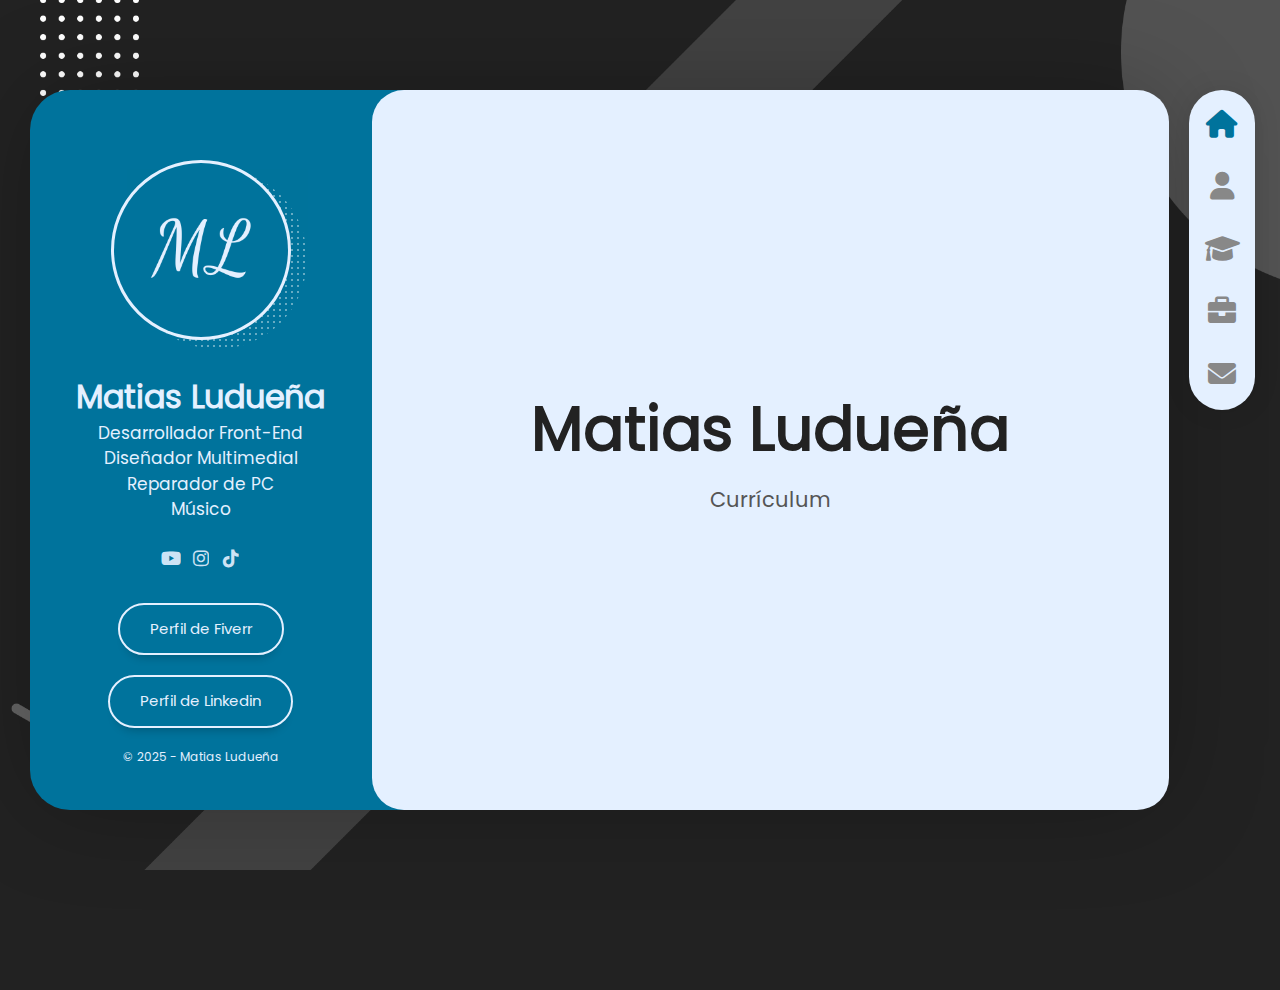
<file: index.html>
<!DOCTYPE html>
<html lang="es">
<head>
    <meta charset="UTF-8">
    <meta name="viewport" content="width=device-width, initial-scale=1, maximum-scale=1">
    <link rel="icon" type="image/x-icon" href="assets/img/favicon2.ico">
    
    <!--Estilos-->
    <link rel="stylesheet" href="assets/fonts/fontawesome-free-6.1.2-web/css/all.min.css">
    <link rel="stylesheet" href="assets/fonts/poppins/poppins.css">
    <link rel="stylesheet" href="assets/css/reset.css">
    <link rel="stylesheet" href="assets/css/scroll.css">
    <link rel="stylesheet" href="assets/css/styles.css">
    <link rel="stylesheet" href="assets/css/responsive.css">

    <script src="assets/js/menu.js" defer></script>
    
    <title>Portafolio - Matias Ludueña</title>
</head>
<body>

    <!--Layout Principal-->
    <div class="layout">
        

        <!--Barra Lateral (info usuario)-->
        <aside class="layout__aside">
            <section class="aside__user-info">
                <!--Información general usuario-->
                <div class="user-info__general">
                    <div class="user-info__container-image">
                        <img src="assets/img/foto-de-perifl2.png" class="user-info__image" alt="Foto de perfil del usuario" />
                    </div>
                    <h2 class="user-info__name">Matias Ludueña</h2>
                    <h4 class="user-info__job">Desarrollador Front-End<br>Diseñador Multimedial<br>Reparador de PC<br>Músico</h4>
                </div>

                <!--Menú de navegación-->
                <nav class="layout__menu">
                    <ul class="menu__list">

                        <li class="menu__option">
                            <a href="index.html" class="menu__link menu__link--active">
                                <i class="menu__icon fa-solid fa-house"></i>
                                <span class="menu__overlay">Inicio</span>
                            </a>
                        </li>

                        <li class="menu__option">
                            <a href="sobre-mi.html" class="menu__link">
                                <i class="menu__icon fa-solid fa-user"></i>
                                <span class="menu__overlay">Sobre Mi</span>
                            </a>
                        </li>

                        <li class="menu__option">
                            <a href="curriculum.html" class="menu__link">
                                <i class="menu__icon fa-solid fa-graduation-cap"></i>
                                <span class="menu__overlay">Curriculum</span>
                            </a>
                        </li>

                        <li class="menu__option">
                            <a href="portafolio.html" class="menu__link">
                                <i class="menu__icon fa-solid fa-briefcase"></i>
                                <span class="menu__overlay">Portafolio</span>
                            </a>
                        </li>

                       <!--
                        <li class="menu__option">
                            <a href="blog.html" class="menu__link">
                                <i class="menu__icon fa-solid fa-book"></i>
                                <span class="menu__overlay">Blog</span>
                            </a>
                        </li>
                        -->

                        <li class="menu__option">
                            <a href="contacto.html" class="menu__link">
                                <i class="menu__icon fa-solid fa-envelope"></i>
                                <span class="menu__overlay">Contacto</span>
                            </a>
                        </li>

                    </ul>
                </nav>

                <!--Links a redes cociales-->
                <div class="user-info__links">
                    <ul class="links__social">

                        <li class="social__option">
                            <a href="https://www.youtube.com/channel/UCvopqOcZh4qV0FJ5G7Kv0vw" target="_blank" class="social__link">
                                <i class="social__icon fa-brands fa-youtube"></i>
                            </a>
                        </li>

                        <li class="social__option">
                            <a href="https://www.instagram.com/matuteldn" target="_blank" class="social__link">
                                <i class="social__icon fa-brands fa-instagram"></i>
                            </a>
                        </li>

                        <li class="social__option">
                            <a href="https://www.tiktok.com/@matutedrumcover" target="_blank" class="social__link">
                                <i class="social__icon fa-brands fa-tiktok"></i></i>
                            </a>
                        </li>

                    </ul>
                </div>

                <!--Botón de curriculum-->
                <div class="user-info__buttons">
                    <a href="https://es.fiverr.com/matuteldn" target="_blank" class="user-info__btn">Perfil de Fiverr</a>
                </div>

                <div class="user-info__buttons">
                    <a href="https://www.linkedin.com/in/matias-ludue%C3%B1a-679bb4212/" target="_blank" class="user-info__btn">Perfil de Linkedin</a>
                </div>

                <!--Pie de página-->
                <footer class="user-info__footer">
                    &copy; 2025 - Matias Ludueña
                </footer>

            </section>
        </aside>

        <!--Menú Responsive-->
        <div class="layout__menu-toggle">
            <i class="menu-toggle__icon fa-solid fa-bars"></i>
            <i class="menu-toggle__icon fa-solid fa-xmark"></i>
        </div>


        <!--Contenido Principal-->
        <main class="layout__content">
            <section class="content__page">
                <h1 class="page__name">Matias Ludueña</h1>
                <h2 class="page__job">Currículum</h2>
            </section>
        </main>

    </div>


</body>
</html>
</file>
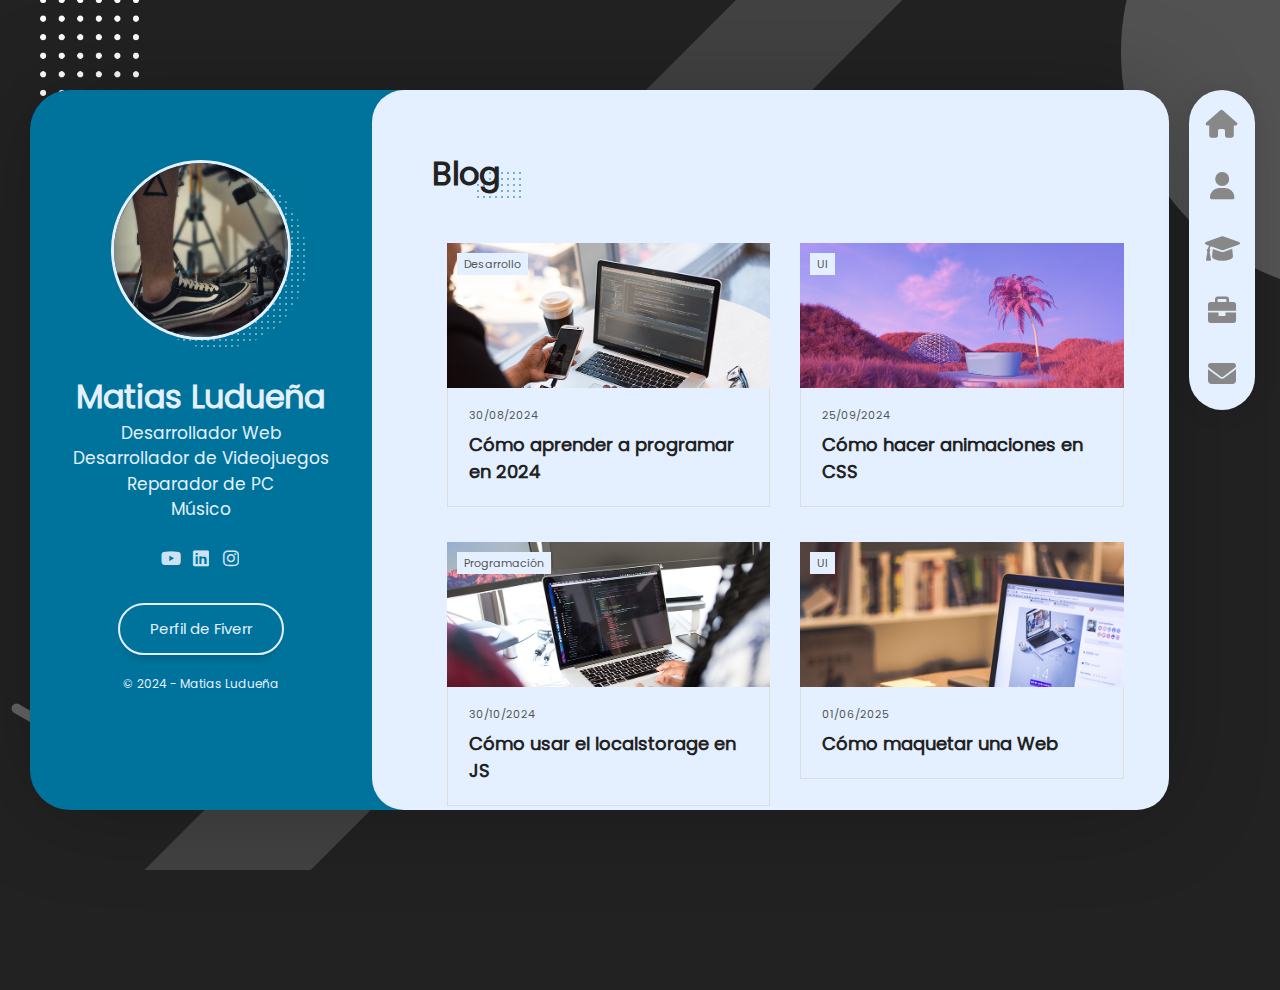
<file: blog.html>
<!DOCTYPE html>
<html lang="es">
<head>
    <meta charset="UTF-8">
    <meta name="viewport" content="width=device-width, initial-scale=1, maximum-scale=1">
        
    <!--Estilos-->
    <link rel="stylesheet" href="assets/fonts/fontawesome-free-6.1.2-web/css/all.min.css">
    <link rel="stylesheet" href="assets/fonts/poppins/poppins.css">
    <link rel="stylesheet" href="assets/css/reset.css">
    <link rel="stylesheet" href="assets/css/scroll.css">
    <link rel="stylesheet" href="assets/css/styles.css">
    <link rel="stylesheet" href="assets/css/responsive.css">

    <script src="assets/js/menu.js" defer></script>
    
    <title>Portafolio - Matias Ludueña</title>
</head>
<body>

    <!--Layout Principal-->
    <div class="layout">

        <!--Barra Lateral (info usuario)-->
        <aside class="layout__aside">
            <section class="aside__user-info">
                <!--Información general usuario-->
                <div class="user-info__general">
                    <div class="user-info__container-image">
                        <img src="assets/img/pie.jpg" class="user-info__image" alt="Foto de perfil del usuario" />
                    </div>
                    <h2 class="user-info__name">Matias Ludueña</h2>
                    <h4 class="user-info__job">Desarrollador Web<br>Desarrollador de Videojuegos<br>Reparador de PC<br>Músico</h4>
                </div>

                <!--Menú de navegación-->
                <nav class="layout__menu">
                    <ul class="menu__list">

                        <li class="menu__option">
                            <a href="index.html" class="menu__link">
                                <i class="menu__icon fa-solid fa-house"></i>
                                <span class="menu__overlay">Home</span>
                            </a>
                        </li>

                        <li class="menu__option">
                            <a href="sobre-mi.html" class="menu__link">
                                <i class="menu__icon fa-solid fa-user"></i>
                                <span class="menu__overlay">Sobre Mi</span>
                            </a>
                        </li>

                        <li class="menu__option">
                            <a href="curriculum.html" class="menu__link">
                                <i class="menu__icon fa-solid fa-graduation-cap"></i>
                                <span class="menu__overlay">Curriculum</span>
                            </a>
                        </li>

                        <li class="menu__option">
                            <a href="portafolio.html" class="menu__link">
                                <i class="menu__icon fa-solid fa-briefcase"></i>
                                <span class="menu__overlay">Portafolio</span>
                            </a>
                        </li>

                        <!--
                        <li class="menu__option">
                            <a href="blog.html" class="menu__link">
                                <i class="menu__icon fa-solid fa-book"></i>
                                <span class="menu__overlay">Blog</span>
                            </a>
                        </li>
                        -->

                        <li class="menu__option">
                            <a href="contacto.html" class="menu__link">
                                <i class="menu__icon fa-solid fa-envelope"></i>
                                <span class="menu__overlay">Contacto</span>
                            </a>
                        </li>

                    </ul>
                </nav>

                <!--Links a redes cociales-->
                <div class="user-info__links">
                    <ul class="links__social">

                        <li class="social__option">
                            <a href="https://www.youtube.com/channel/UCvopqOcZh4qV0FJ5G7Kv0vw" target="_blank" class="social__link">
                                <i class="social__icon fa-brands fa-youtube"></i>
                            </a>
                        </li>

                        <li class="social__option">
                            <a href="https://www.linkedin.com/in/matias-ludue%C3%B1a-679bb4212/" target="_blank" class="social__link">
                                <i class="social__icon fa-brands fa-linkedin"></i>
                            </a>
                        </li>

                        <li class="social__option">
                            <a href="https://www.instagram.com/matuteldn" target="_blank" class="social__link">
                                <i class="social__icon fa-brands fa-instagram"></i>
                            </a>
                        </li>

                    </ul>
                </div>

                <!--Botón de curriculum-->
                <div class="user-info__buttons">
                    <a href="https://es.fiverr.com/matuteldn" target="_blank" class="user-info__btn">Perfil de Fiverr</a>
                </div>

                <!--Pie de página-->
                <footer class="user-info__footer">
                    &copy; 2024 - Matias Ludueña
                </footer>

            </section>
        </aside>

        <!--Menú Responsive-->
        <div class="layout__menu-toggle">
            <i class="menu-toggle__icon fa-solid fa-bars"></i>
            <i class="menu-toggle__icon fa-solid fa-xmark"></i>
        </div>

        <!--Contenido Principal-->
        <main class="layout__content">
            <section class="content__page content__blog">
                <!--ESTE CONTENIDO CAMBIA EN CADA PAGINA DEL SITIO WEB-->
                <header class="blog__header">
                    <h1 class="blog__title">Blog</h1>
                </header>

                <section class="blog__articles">
                    <article class="articles__article">
                        <div class="article__top">
                            <div class="article__category">Desarrollo</div>
                            <a href="#" class="article__image-link">
                                <div class="article__mask">
                                    <img src="assets/img/articulo-1.jpg" class="article__image" alt="Imágen del blog"/>
                                </div>
                                <div class="article__logo">
                                    <i class="article__icon fa-solid fa-book"></i>
                                </div>
                            </a>
                        </div>
                        <div class="article__bottom">
                            <time datetime="2024-08-30" class="article__date">30/08/2024</time>
                            <a href="#" class="article__link">
                                <h2 class="article__title">Cómo aprender a programar en 2024</h2>
                            </a>
                        </div>
                    </article>
                    <article class="articles__article">
                        <div class="article__top">
                            <div class="article__category">UI</div>
                            <a href="#" class="article__image-link">
                                <div class="article__mask">
                                    <img src="assets/img/articulo-2.jpg" class="article__image" alt="Imágen del blog"/>
                                </div>
                                <div class="article__logo">
                                    <i class="article__icon fa-solid fa-book"></i>
                                </div>
                            </a>
                        </div>
                        <div class="article__bottom">
                            <time datetime="2024-09-25" class="article__date">25/09/2024</time>
                            <a href="#" class="article__link">
                                <h2 class="article__title">Cómo hacer animaciones en CSS</h2>
                            </a>
                        </div>
                    </article>
                    <article class="articles__article">
                        <div class="article__top">
                            <div class="article__category">Programación</div>
                            <a href="#" class="article__image-link">
                                <div class="article__mask">
                                    <img src="assets/img/articulo-3.jpg" class="article__image" alt="Imágen del blog"/>
                                </div>
                                <div class="article__logo">
                                    <i class="article__icon fa-solid fa-book"></i>
                                </div>
                            </a>
                        </div>
                        <div class="article__bottom">
                            <time datetime="2024-10-30" class="article__date">30/10/2024</time>
                            <a href="#" class="article__link">
                                <h2 class="article__title">Cómo usar el localstorage en JS</h2>
                            </a>
                        </div>
                    </article>
                    <article class="articles__article">
                        <div class="article__top">
                            <div class="article__category">UI</div>
                            <a href="#" class="article__image-link">
                                <div class="article__mask">
                                    <img src="assets/img/articulo-4.jpg" class="article__image" alt="Imágen del blog"/>
                                </div>
                                <div class="article__logo">
                                    <i class="article__icon fa-solid fa-book"></i>
                                </div>
                            </a>
                        </div>
                        <div class="article__bottom">
                            <time datetime="2025-06-01" class="article__date">01/06/2025</time>
                            <a href="#" class="article__link">
                                <h2 class="article__title">Cómo maquetar una Web</h2>
                            </a>
                        </div>
                    </article>
                    
                </section>
                
            </section>
        </main>

    </div>


</body>
</html>
</file>
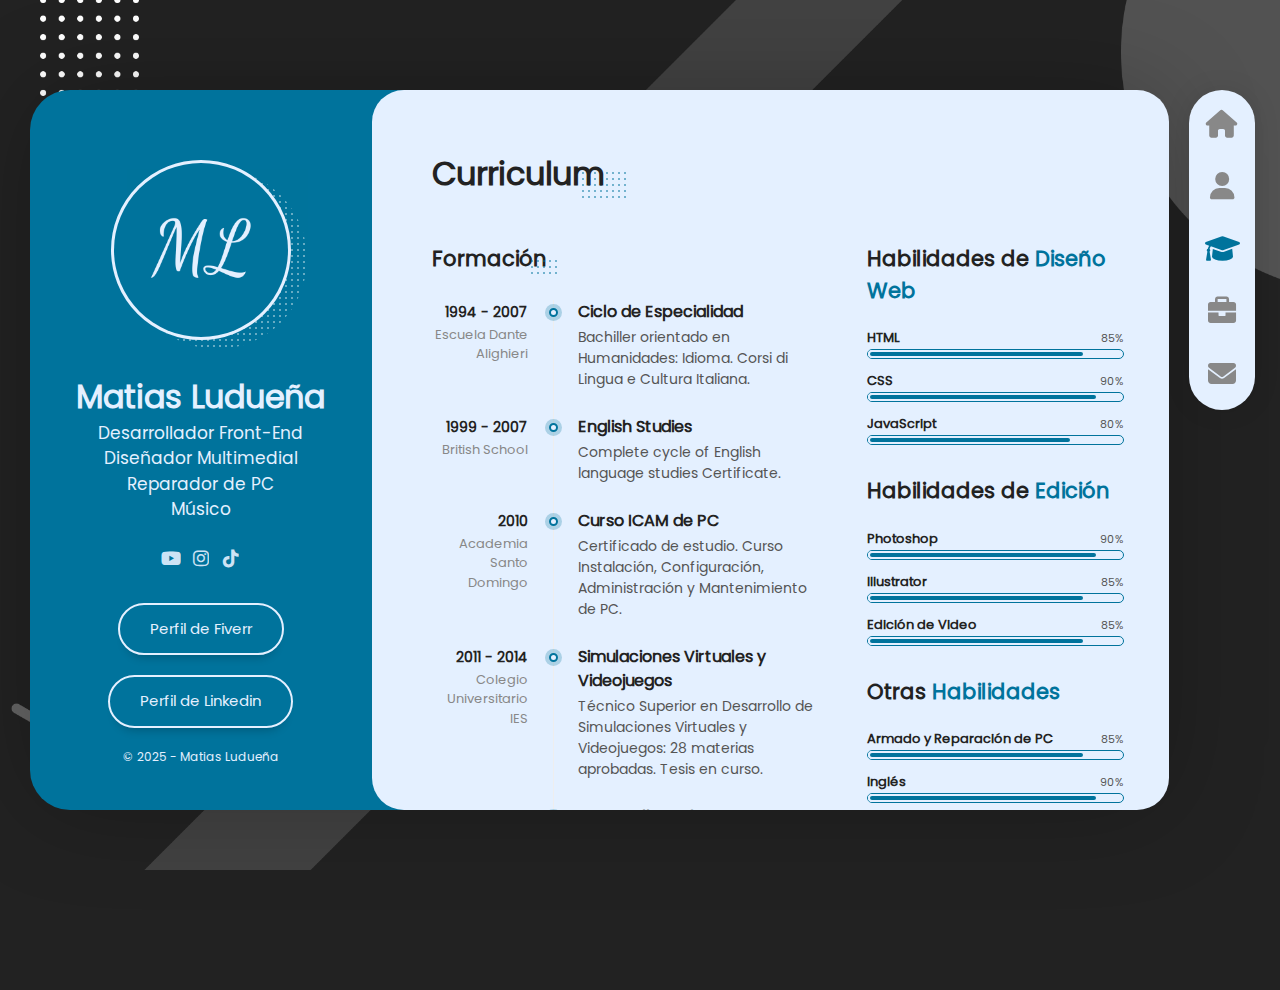
<file: curriculum.html>
<!DOCTYPE html>
<html lang="es">
<head>
    <meta charset="UTF-8">
    <meta name="viewport" content="width=device-width, initial-scale=1, maximum-scale=1">
    <link rel="icon" type="image/x-icon" href="assets/img/favicon2.ico">
        
    <!--Estilos-->
    <link rel="stylesheet" href="assets/fonts/fontawesome-free-6.1.2-web/css/all.min.css">
    <link rel="stylesheet" href="assets/fonts/poppins/poppins.css">
    <link rel="stylesheet" href="assets/css/reset.css">
    <link rel="stylesheet" href="assets/css/scroll.css">
    <link rel="stylesheet" href="assets/css/styles.css">
    <link rel="stylesheet" href="assets/css/responsive.css">

    <script src="assets/js/menu.js" defer></script>
    
    <title>Portafolio - Matias Ludueña</title>
</head>
<body>

    <!--Layout Principal-->
    <div class="layout">

        <!--Barra Lateral (info usuario)-->
        <aside class="layout__aside">
            <section class="aside__user-info">
                <!--Información general usuario-->
                <div class="user-info__general">
                    <div class="user-info__container-image">
                        <img src="assets/img/foto-de-perifl2.png" class="user-info__image" alt="Foto de perfil del usuario" />
                    </div>
                    <h2 class="user-info__name">Matias Ludueña</h2>
                    <h4 class="user-info__job">Desarrollador Front-End<br>Diseñador Multimedial<br>Reparador de PC<br>Músico</h4>
                </div>

                <!--Menú de navegación-->
                <nav class="layout__menu">
                    <ul class="menu__list">

                        <li class="menu__option">
                            <a href="index.html" class="menu__link">
                                <i class="menu__icon fa-solid fa-house"></i>
                                <span class="menu__overlay">Inicio</span>
                            </a>
                        </li>

                        <li class="menu__option">
                            <a href="sobre-mi.html" class="menu__link">
                                <i class="menu__icon fa-solid fa-user"></i>
                                <span class="menu__overlay">Sobre Mi</span>
                            </a>
                        </li>

                        <li class="menu__option">
                            <a href="curriculum.html" class="menu__link menu__link--active">
                                <i class="menu__icon fa-solid fa-graduation-cap"></i>
                                <span class="menu__overlay">Curriculum</span>
                            </a>
                        </li>

                        <li class="menu__option">
                            <a href="portafolio.html" class="menu__link">
                                <i class="menu__icon fa-solid fa-briefcase"></i>
                                <span class="menu__overlay">Portafolio</span>
                            </a>
                        </li>

                        <!--
                        <li class="menu__option">
                            <a href="blog.html" class="menu__link">
                                <i class="menu__icon fa-solid fa-book"></i>
                                <span class="menu__overlay">Blog</span>
                            </a>
                        </li>
                        -->

                        <li class="menu__option">
                            <a href="contacto.html" class="menu__link">
                                <i class="menu__icon fa-solid fa-envelope"></i>
                                <span class="menu__overlay">Contacto</span>
                            </a>
                        </li>

                    </ul>
                </nav>

                <!--Links a redes cociales-->
                <div class="user-info__links">
                    <ul class="links__social">

                        <li class="social__option">
                            <a href="https://www.youtube.com/channel/UCvopqOcZh4qV0FJ5G7Kv0vw" target="_blank" class="social__link">
                                <i class="social__icon fa-brands fa-youtube"></i>
                            </a>
                        </li>

                        <li class="social__option">
                            <a href="https://www.instagram.com/matuteldn" target="_blank" class="social__link">
                                <i class="social__icon fa-brands fa-instagram"></i>
                            </a>
                        </li>

                        <li class="social__option">
                            <a href="https://www.tiktok.com/@matutedrumcover" target="_blank" class="social__link">
                                <i class="social__icon fa-brands fa-tiktok"></i></i>
                            </a>
                        </li>

                    </ul>
                </div>

                <!--Botón de curriculum-->
                <div class="user-info__buttons">
                    <a href="https://es.fiverr.com/matuteldn" target="_blank" class="user-info__btn">Perfil de Fiverr</a>
                </div>

                <div class="user-info__buttons">
                    <a href="https://www.linkedin.com/in/matias-ludue%C3%B1a-679bb4212/" target="_blank" class="user-info__btn">Perfil de Linkedin</a>
                </div>

                <!--Pie de página-->
                <footer class="user-info__footer">
                    &copy; 2025 - Matias Ludueña
                </footer>

            </section>
        </aside>

        <!--Menú Responsive-->
        <div class="layout__menu-toggle">
            <i class="menu-toggle__icon fa-solid fa-bars"></i>
            <i class="menu-toggle__icon fa-solid fa-xmark"></i>
        </div>

        <!--Contenido Principal-->
        <main class="layout__content">
            <section class="content__page content__resume">
                <!--ESTE CONTENIDO CAMBIA EN CADA PAGINA DEL SITIO WEB-->
                <header class="resume__header">
                    <h1 class="resume__title">Curriculum</h1>
                </header>

                <div class="resume__container">
                    
                    <section class="resume__left">
                        <header class="resume__subheader">
                            <h2 class="resume__subtitle">Formación</h2>
                        </header>

                        <div class="resume__timelines">
                            <article class="timelines__timeline">
                                <header class="timeline__header">
                                    <h4 class="timeline__year">1994 - 2007</h4>
                                    <span class="timeline__company">Escuela Dante Alighieri</span>
                                </header>

                                <div class="timeline__divider"></div>

                                <div class="timeline__description">
                                    <h3 class="timeline__title">Ciclo de Especialidad</h3>
                                    <p class="timeline__text">
                                        Bachiller orientado en Humanidades: Idioma. Corsi di Lingua e Cultura Italiana.
                                    </p>
                                </div>
                            </article>

                            <article class="timelines__timeline">
                                <header class="timeline__header">
                                    <h4 class="timeline__year">1999 - 2007</h4>
                                    <span class="timeline__company">British School</span>
                                </header>

                                <div class="timeline__divider"></div>

                                <div class="timeline__description">
                                    <h3 class="timeline__title">English Studies</h3>
                                    <p class="timeline__text">
                                        Complete cycle of English language studies Certificate.
                                    </p>
                                </div>
                            </article>

                            <article class="timelines__timeline">
                                <header class="timeline__header">
                                    <h4 class="timeline__year">2010</h4>
                                    <span class="timeline__company">Academia Santo Domingo</span>
                                </header>

                                <div class="timeline__divider"></div>

                                <div class="timeline__description">
                                    <h3 class="timeline__title">Curso ICAM de PC</h3>
                                    <p class="timeline__text">
                                        Certificado de estudio. Curso Instalación, Configuración, Administración y Mantenimiento de PC.
                                    </p>
                                </div>
                            </article>

                            <article class="timelines__timeline">
                                <header class="timeline__header">
                                    <h4 class="timeline__year">2011 - 2014</h4>
                                    <span class="timeline__company">Colegio Universitario IES</span>
                                </header>

                                <div class="timeline__divider"></div>

                                <div class="timeline__description">
                                    <h3 class="timeline__title">Simulaciones Virtuales y Videojuegos</h3>
                                    <p class="timeline__text">
                                        Técnico Superior en Desarrollo de Simulaciones Virtuales y Videojuegos: 28 materias aprobadas. Tesis en curso.
                                    </p>
                                </div>
                            </article>

                            <article class="timelines__timeline">
                                <header class="timeline__header">
                                    <h4 class="timeline__year">2021</h4>
                                    <span class="timeline__company">Udemy</span>
                                </header>

                                <div class="timeline__divider"></div>

                                <div class="timeline__description">
                                    <h3 class="timeline__title">Desarrollo Web</h3>
                                    <p class="timeline__text">
                                        Master en CSS: Aprender CSS3, Responsive, SASS, Less, Grid, Flexbox y Bootstrap.<br> Master en JavaScript: Aprender JS, jQuery, Angular, NodeJS.<br> Curso de GIT.<br> Curso de SEO.
                                    </p>
                                </div>
                            </article>

                            <article class="timelines__timeline">
                                <header class="timeline__header">
                                    <h4 class="timeline__year">2024</h4>
                                    <span class="timeline__company">Udemy</span>
                                </header>

                                <div class="timeline__divider"></div>

                                <div class="timeline__description">
                                    <h3 class="timeline__title">Desarrollo Web</h3>
                                    <p class="timeline__text">
                                        Master en CSS3 Avanzado: Maqueta 3 sitios webs profesionales.
                                    </p>
                                </div>
                            </article>
                        </div>

                        <header class="resume__subheader">
                            <h2 class="resume__subtitle">Experiencia</h2>
                        </header>

                        <div class="resume__timelines">
                            <article class="timelines__timeline">
                                <header class="timeline__header">
                                    <h4 class="timeline__year">2006 - actualidad</h4>
                                    <span class="timeline__company"></span>
                                </header>

                                <div class="timeline__divider"></div>

                                <div class="timeline__description">
                                    <h3 class="timeline__title">Baterista</h3>
                                    <p class="timeline__text">
                                    </p>
                                </div>
                            </article>

                            <article class="timelines__timeline">
                                <header class="timeline__header">
                                    <h4 class="timeline__year">2010 - actualidad</h4>
                                    <span class="timeline__company"></span>
                                </header>

                                <div class="timeline__divider"></div>

                                <div class="timeline__description">
                                    <h3 class="timeline__title">Armado de PC</h3>
                                    <p class="timeline__text">
                                    </p>
                                </div>
                            </article>

                            <article class="timelines__timeline">
                                <header class="timeline__header">
                                    <h4 class="timeline__year">2014 - 2016</h4>
                                    <span class="timeline__company"></span>
                                </header>

                                <div class="timeline__divider"></div>

                                <div class="timeline__description">
                                    <h3 class="timeline__title">Modelador 3D freelancer</h3>
                                    <p class="timeline__text">
                                    </p>
                                </div>
                            </article>

                            <article class="timelines__timeline">
                                <header class="timeline__header">
                                    <h4 class="timeline__year">2014 - actualidad</h4>
                                    <span class="timeline__company"></span>
                                </header>

                                <div class="timeline__divider"></div>

                                <div class="timeline__description">
                                    <h3 class="timeline__title">Diseñador multimedial freelancer</h3>
                                    <p class="timeline__text">
                                    </p>
                                </div>
                            </article>

                            <article class="timelines__timeline">
                                <header class="timeline__header">
                                    <h4 class="timeline__year">2021 - actualidad</h4>
                                    <span class="timeline__company"></span>
                                </header>

                                <div class="timeline__divider"></div>

                                <div class="timeline__description">
                                    <h3 class="timeline__title">Desarrollo Front-End freelancer</h3>
                                    <p class="timeline__text">
                                    </p>
                                </div>
                            </article>
                        </div>

                    </section>

                    <section class="resume__right">
                        <header class="resume__subheader">
                            <h2 class="resume__subtitle resume__subtitle--responsive">Habilidades de <span class="subtitle__color">Diseño Web</span></h2>
                        </header>

                        <div class="resume__skills">
                            <article class="skills__title">
                                <h4 class="skills__text">HTML</h4>
                                <span class="skills__number">85%</span>
                            </article>
                            <div class="skills__progressbar">
                                <div class="skills__percentage skills__percentage--85"></div>
                            </div>

                            <article class="skills__title">
                                <h4 class="skills__text">CSS</h4>
                                <span class="skills__number">90%</span>
                            </article>
                            <div class="skills__progressbar">
                                <div class="skills__percentage skills__percentage--90"></div>
                            </div>

                            <article class="skills__title">
                                <h4 class="skills__text">JavaScript</h4>
                                <span class="skills__number">80%</span>
                            </article>
                            <div class="skills__progressbar">
                                <div class="skills__percentage skills__percentage--80"></div>
                            </div>

                        
                        </div>

                        <header class="resume__subheader">
                            <h2 class="resume__subtitle resume__subtitle--responsive">Habilidades de <span class="subtitle__color">Edición</span></h2>
                        </header>

                        <div class="resume__skills">
                            <article class="skills__title">
                                <h4 class="skills__text">Photoshop</h4>
                                <span class="skills__number">90%</span>
                            </article>
                            <div class="skills__progressbar">
                                <div class="skills__percentage skills__percentage--90"></div>
                            </div>

                            <article class="skills__title">
                                <h4 class="skills__text">Illustrator</h4>
                                <span class="skills__number">85%</span>
                            </article>
                            <div class="skills__progressbar">
                                <div class="skills__percentage skills__percentage--85"></div>
                            </div>

                            <article class="skills__title">
                                <h4 class="skills__text">Edición de Video</h4>
                                <span class="skills__number">85%</span>
                            </article>
                            <div class="skills__progressbar">
                                <div class="skills__percentage skills__percentage--85"></div>
                            </div>

                        </div>

                        <header class="resume__subheader">
                            <h2 class="resume__subtitle resume__subtitle--responsive">Otras <span class="subtitle__color">Habilidades</span></h2>
                        </header>

                        <div class="resume__skills">
                            <article class="skills__title">
                                <h4 class="skills__text">Armado y Reparación de PC</h4>
                                <span class="skills__number">85%</span>
                            </article>
                            <div class="skills__progressbar">
                                <div class="skills__percentage skills__percentage--85"></div>
                            </div>

                            <article class="skills__title">
                                <h4 class="skills__text">Inglés</h4>
                                <span class="skills__number">90%</span>
                            </article>
                            <div class="skills__progressbar">
                                <div class="skills__percentage skills__percentage--90"></div>
                            </div>

                            <article class="skills__title">
                                <h4 class="skills__text">Italiano</h4>
                                <span class="skills__number">75%</span>
                            </article>
                            <div class="skills__progressbar">
                                <div class="skills__percentage skills__percentage--75"></div>
                            </div>

                            <article class="skills__title">
                                <h4 class="skills__text">Batería</h4>
                                <span class="skills__number">95%</span>
                            </article>
                            <div class="skills__progressbar">
                                <div class="skills__percentage skills__percentage--95"></div>
                            </div>

                        </div>

                        <header class="resume__subheader">
                            <h2 class="resume__subtitle resume__subtitle--responsive">Areas de Conocimientos</h2>
                        </header>

                        <div class="resume__knowledges">
                            <ul class="knowledges__list">
                                <li class="knowledges__option">Desarrollo Web</li>
                                <li class="knowledges__option">Diseño Web</li>
                                <li class="knowledges__option">HTML</li>
                                <li class="knowledges__option">CSS</li>
                                <li class="knowledges__option">JavaScript</li>
                                <li class="knowledges__option">Reparación de PC</li>
                                <li class="knowledges__option">Edición de Videos</li>
                                <li class="knowledges__option">Edición de Imágenes</li>
                                <li class="knowledges__option">Photoshop</li>
                                <li class="knowledges__option">Illustrator</li>
                                <li class="knowledges__option">Inglés</li>
                                <li class="knowledges__option">Italiano</li>
                                <li class="knowledges__option">Música</li>
                                <li class="knowledges__option">Batería</li>
                            </ul>
                        </div>

                    </section>

                </div>

                <div class="resume__certificates">
                    <header class="resume__subheader">
                        <h2 class="resume__subtitle">
                            Certificados y Cursos
                        </h2>
                    </header>

                    <section class="certificates__container">
                        <article class="certificates__certificate">
                            <div class="certificate__logo">
                                <img src="assets/img/university-of-cambridge.png" class="certificate__image"/>
                            </div>
                            <div class="certificate__content">
                                <h4 class="certificate__title">Preliminary Enlgish Test B1</h4>
                                <span class="certificate__id">Reference Number: 05BAR6125030</span>
                                <span class="certificate__date">23 Enero 2006</span>
                            </div>
                        </article>

                        <article class="certificates__certificate">
                            <div class="certificate__logo">
                                <img src="assets/img/university-of-cambridge.png" class="certificate__image"/>
                            </div>
                            <div class="certificate__content">
                                <h4 class="certificate__title">First Certificate in English B2</h4>
                                <span class="certificate__id">Reference Number: 07CAR6120229</span>
                                <span class="certificate__date">13 Febrero 2008</span>
                            </div>
                        </article>

                        <article class="certificates__certificate">
                            <div class="certificate__logo">
                                <img src="assets/img/santo-domingo.svg" class="certificate__image"/>
                            </div>
                            <div class="certificate__content">
                                <h4 class="certificate__title">Curso ICAM de PC</h4>
                                <span class="certificate__id">Duración: 60 horas</span>
                                <span class="certificate__date">14 Septiembre 2010</span>
                            </div>
                        </article>

                        <article class="certificates__certificate">
                            <div class="certificate__logo">
                                <img src="assets/img/certificado-1.png" class="certificate__image"/>
                            </div>
                            <div class="certificate__content">
                                <h4 class="certificate__title">Master en CSS</h4>
                                <span class="certificate__id">Duración: 20,5 horas</span>
                                <span class="certificate__date">22 Abril 2021</span>
                            </div>
                        </article>

                        <article class="certificates__certificate">
                            <div class="certificate__logo">
                                <img src="assets/img/certificado-1.png" class="certificate__image"/>
                            </div>
                            <div class="certificate__content">
                                <h4 class="certificate__title">Master en JavaScript</h4>
                                <span class="certificate__id">Duración: 32 horas</span>
                                <span class="certificate__date">28 Julio 2021</span>
                            </div>
                        </article>

                        <article class="certificates__certificate">
                            <div class="certificate__logo">
                                <img src="assets/img/certificado-1.png" class="certificate__image"/>
                            </div>
                            <div class="certificate__content">
                                <h4 class="certificate__title">Curso de GIT</h4>
                                <span class="certificate__id">Duración: 3 horas</span>
                                <span class="certificate__date">19 Agosto 2021</span>
                            </div>
                        </article>

                        <article class="certificates__certificate">
                            <div class="certificate__logo">
                                <img src="assets/img/certificado-1.png" class="certificate__image"/>
                            </div>
                            <div class="certificate__content">
                                <h4 class="certificate__title">Curso de SEO</h4>
                                <span class="certificate__id">Duración: 7 horas</span>
                                <span class="certificate__date">1 Octubre 2021</span>
                            </div>
                        </article>

                        <article class="certificates__certificate">
                            <div class="certificate__logo">
                                <img src="assets/img/certificado-1.png" class="certificate__image"/>
                            </div>
                            <div class="certificate__content">
                                <h4 class="certificate__title">Master en CSS3 Avanzado</h4>
                                <span class="certificate__id">Duración: 37,5 horas</span>
                                <span class="certificate__date">7 Marzo 2024</span>
                            </div>
                        </article>
                    </section>
                </div>
                
            </section>
        </main>

    </div>


</body>
</html>
</file>
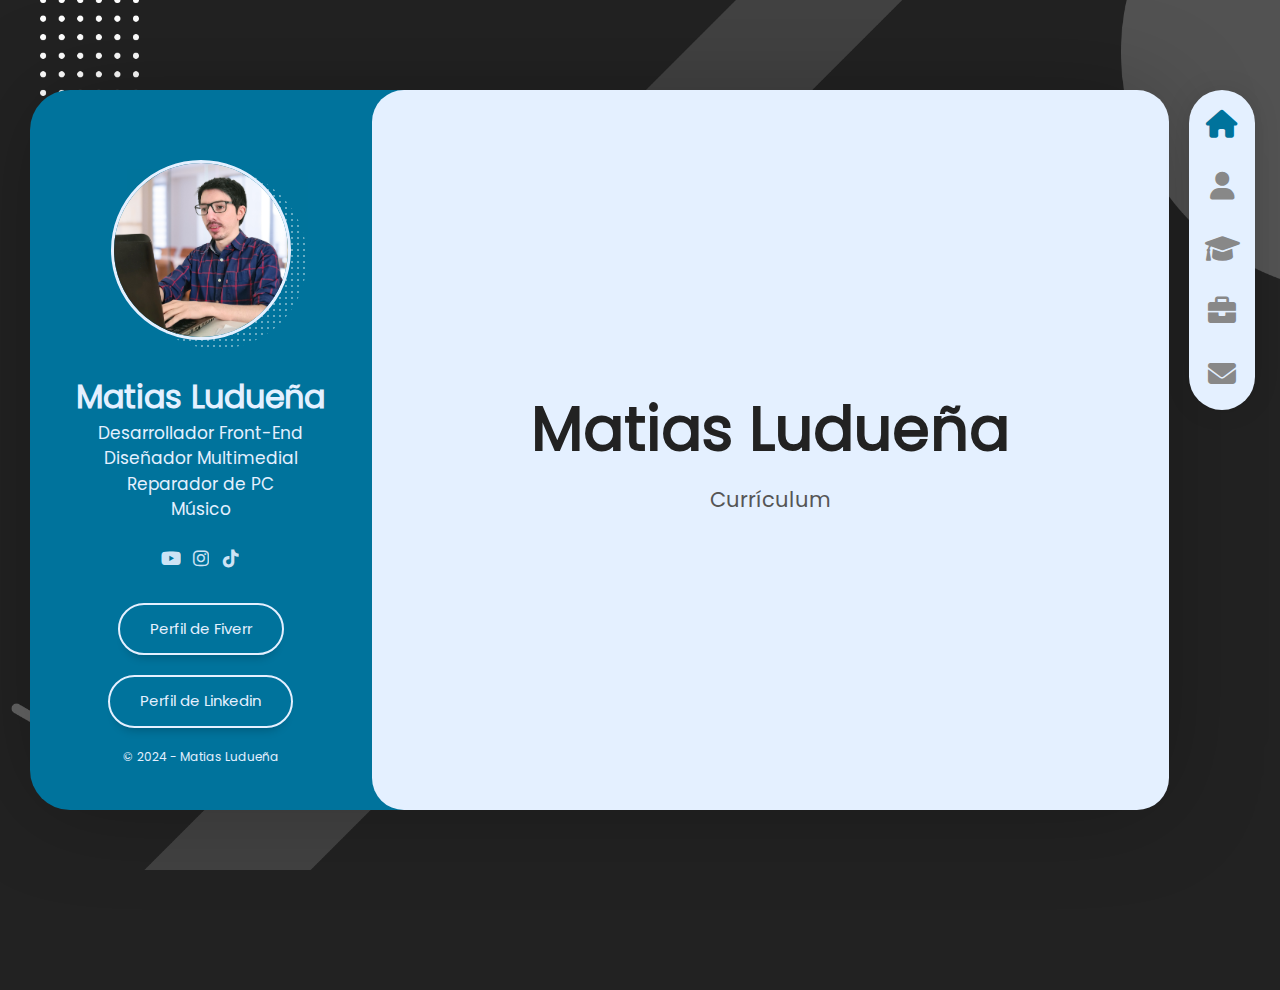
<file: pausado.html>
<!DOCTYPE html>
<html lang="es">
<head>
    <meta charset="UTF-8">
    <meta name="viewport" content="width=device-width, initial-scale=1, maximum-scale=1">
    <link rel="icon" type="image/x-icon" href="assets/img/favicon.ico">
    
    <!--Estilos-->
    <link rel="stylesheet" href="assets/fonts/fontawesome-free-6.1.2-web/css/all.min.css">
    <link rel="stylesheet" href="assets/fonts/poppins/poppins.css">
    <link rel="stylesheet" href="assets/css/reset.css">
    <link rel="stylesheet" href="assets/css/scroll.css">
    <link rel="stylesheet" href="assets/css/styles.css">
    <link rel="stylesheet" href="assets/css/responsive.css">

    <script src="assets/js/menu.js" defer></script>
    
    <title>Portafolio - Matias Ludueña</title>
</head>
<body>

    <!--Layout Principal-->
    <div class="layout">
        

        <!--Barra Lateral (info usuario)-->
        <aside class="layout__aside">
            <section class="aside__user-info">
                <!--Información general usuario-->
                <div class="user-info__general">
                    <div class="user-info__container-image">
                        <img src="assets/img/foto-de-perifl.jpg" class="user-info__image" alt="Foto de perfil del usuario" />
                    </div>
                    <h2 class="user-info__name">Matias Ludueña</h2>
                    <h4 class="user-info__job">Desarrollador Front-End<br>Diseñador Multimedial<br>Reparador de PC<br>Músico</h4>
                </div>

                <!--Menú de navegación-->
                <nav class="layout__menu">
                    <ul class="menu__list">

                        <li class="menu__option">
                            <a href="index.html" class="menu__link menu__link--active">
                                <i class="menu__icon fa-solid fa-house"></i>
                                <span class="menu__overlay">Inicio</span>
                            </a>
                        </li>

                        <li class="menu__option">
                            <a href="sobre-mi.html" class="menu__link">
                                <i class="menu__icon fa-solid fa-user"></i>
                                <span class="menu__overlay">Sobre Mi</span>
                            </a>
                        </li>

                        <li class="menu__option">
                            <a href="curriculum.html" class="menu__link">
                                <i class="menu__icon fa-solid fa-graduation-cap"></i>
                                <span class="menu__overlay">Curriculum</span>
                            </a>
                        </li>

                        <li class="menu__option">
                            <a href="portafolio.html" class="menu__link">
                                <i class="menu__icon fa-solid fa-briefcase"></i>
                                <span class="menu__overlay">Portafolio</span>
                            </a>
                        </li>

                       <!--
                        <li class="menu__option">
                            <a href="blog.html" class="menu__link">
                                <i class="menu__icon fa-solid fa-book"></i>
                                <span class="menu__overlay">Blog</span>
                            </a>
                        </li>
                        -->

                        <li class="menu__option">
                            <a href="contacto.html" class="menu__link">
                                <i class="menu__icon fa-solid fa-envelope"></i>
                                <span class="menu__overlay">Contacto</span>
                            </a>
                        </li>

                    </ul>
                </nav>

                <!--Links a redes cociales-->
                <div class="user-info__links">
                    <ul class="links__social">

                        <li class="social__option">
                            <a href="https://www.youtube.com/channel/UCvopqOcZh4qV0FJ5G7Kv0vw" target="_blank" class="social__link">
                                <i class="social__icon fa-brands fa-youtube"></i>
                            </a>
                        </li>

                        <li class="social__option">
                            <a href="https://www.instagram.com/matuteldn" target="_blank" class="social__link">
                                <i class="social__icon fa-brands fa-instagram"></i>
                            </a>
                        </li>

                        <li class="social__option">
                            <a href="https://www.tiktok.com/@matutedrumcover" target="_blank" class="social__link">
                                <i class="social__icon fa-brands fa-tiktok"></i></i>
                            </a>
                        </li>

                    </ul>
                </div>

                <!--Botón de curriculum-->
                <div class="user-info__buttons">
                    <a href="https://es.fiverr.com/matuteldn" target="_blank" class="user-info__btn">Perfil de Fiverr</a>
                </div>

                <div class="user-info__buttons">
                    <a href="https://www.linkedin.com/in/matias-ludue%C3%B1a-679bb4212/" target="_blank" class="user-info__btn">Perfil de Linkedin</a>
                </div>

                <!--Pie de página-->
                <footer class="user-info__footer">
                    &copy; 2024 - Matias Ludueña
                </footer>

            </section>
        </aside>

        <!--Menú Responsive-->
        <div class="layout__menu-toggle">
            <i class="menu-toggle__icon fa-solid fa-bars"></i>
            <i class="menu-toggle__icon fa-solid fa-xmark"></i>
        </div>


        <!--Contenido Principal-->
        <main class="layout__content">
            <section class="content__page">
                <h1 class="page__name">Matias Ludueña</h1>
                <h2 class="page__job">Currículum</h2>
            </section>
        </main>

    </div>


</body>
</html>
</file>
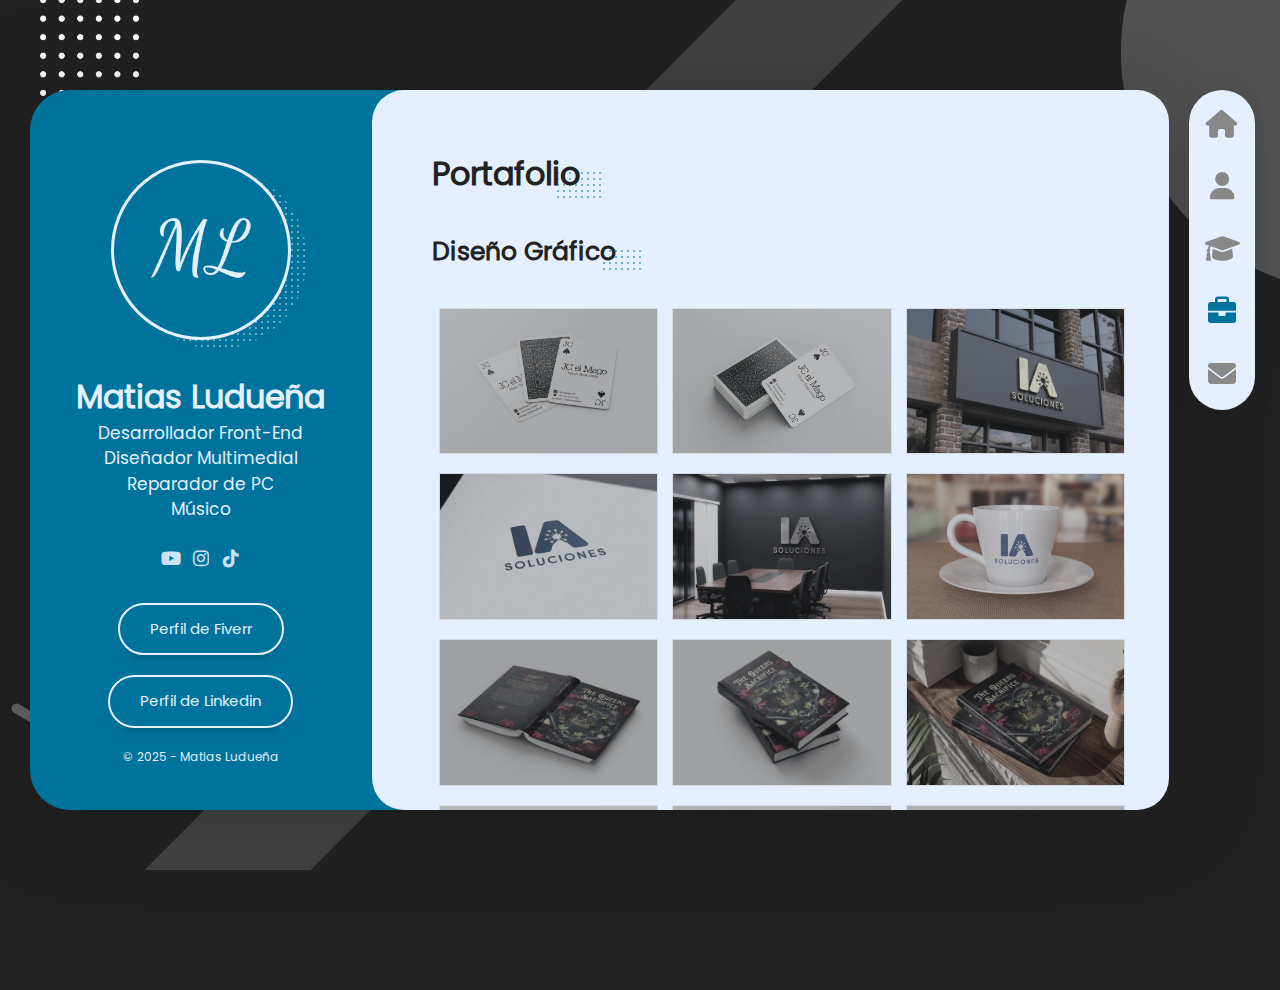
<file: portafolio.html>
<!DOCTYPE html>
<html lang="es">
<head>
    <meta charset="UTF-8">
    <meta name="viewport" content="width=device-width, initial-scale=1, maximum-scale=1">
    <link rel="icon" type="image/x-icon" href="assets/img/favicon2.ico">
        
    <!--Estilos-->
    <link rel="stylesheet" href="assets/fonts/fontawesome-free-6.1.2-web/css/all.min.css">
    <link rel="stylesheet" href="assets/fonts/poppins/poppins.css">
    <link rel="stylesheet" href="assets/css/reset.css">
    <link rel="stylesheet" href="assets/css/scroll.css">
    <link rel="stylesheet" href="assets/css/styles.css">
    <link rel="stylesheet" href="assets/css/responsive.css">

    <script src="assets/js/menu.js" defer></script>
    <script src="assets/js/main.js" defer></script>
    
    <title>Portafolio - Matias Ludueña</title>
</head>
<body>

    <div class="selection">
        <div class="selection__close">
            <i class="selection__icon fa-solid fa-xmark"></i>
        </div>
        <article class="selection__image">
            <img class="image__selected" src="assets/img/galeria-1.jpg" alt="paisaje">
        </article>
    </div>

    <!--Layout Principal-->
    <div class="layout">

        <!--Barra Lateral (info usuario)-->
        <aside class="layout__aside">
            <section class="aside__user-info">
                <!--Información general usuario-->
                <div class="user-info__general">
                    <div class="user-info__container-image">
                        <img src="assets/img/foto-de-perifl2.png" class="user-info__image" alt="Foto de perfil del usuario" />
                    </div>
                    <h2 class="user-info__name">Matias Ludueña</h2>
                    <h4 class="user-info__job">Desarrollador Front-End<br>Diseñador Multimedial<br>Reparador de PC<br>Músico</h4>
                </div>

                <!--Menú de navegación-->
                <nav class="layout__menu">
                    <ul class="menu__list">

                        <li class="menu__option">
                            <a href="index.html" class="menu__link">
                                <i class="menu__icon fa-solid fa-house"></i>
                                <span class="menu__overlay">Inicio</span>
                            </a>
                        </li>

                        <li class="menu__option">
                            <a href="sobre-mi.html" class="menu__link">
                                <i class="menu__icon fa-solid fa-user"></i>
                                <span class="menu__overlay">Sobre Mi</span>
                            </a>
                        </li>

                        <li class="menu__option">
                            <a href="curriculum.html" class="menu__link">
                                <i class="menu__icon fa-solid fa-graduation-cap"></i>
                                <span class="menu__overlay">Curriculum</span>
                            </a>
                        </li>

                        <li class="menu__option">
                            <a href="portafolio.html" class="menu__link menu__link--active">
                                <i class="menu__icon fa-solid fa-briefcase"></i>
                                <span class="menu__overlay">Portafolio</span>
                            </a>
                        </li>

                        <!--
                        <li class="menu__option">
                            <a href="blog.html" class="menu__link">
                                <i class="menu__icon fa-solid fa-book"></i>
                                <span class="menu__overlay">Blog</span>
                            </a>
                        </li>
                        -->

                        <li class="menu__option">
                            <a href="contacto.html" class="menu__link">
                                <i class="menu__icon fa-solid fa-envelope"></i>
                                <span class="menu__overlay">Contacto</span>
                            </a>
                        </li>

                    </ul>
                </nav>

                <!--Links a redes cociales-->
                <div class="user-info__links">
                    <ul class="links__social">

                        <li class="social__option">
                            <a href="https://www.youtube.com/channel/UCvopqOcZh4qV0FJ5G7Kv0vw" target="_blank" class="social__link">
                                <i class="social__icon fa-brands fa-youtube"></i>
                            </a>
                        </li>

                        <li class="social__option">
                            <a href="https://www.instagram.com/matuteldn" target="_blank" class="social__link">
                                <i class="social__icon fa-brands fa-instagram"></i>
                            </a>
                        </li>

                        <li class="social__option">
                            <a href="https://www.tiktok.com/@matutedrumcover" target="_blank" class="social__link">
                                <i class="social__icon fa-brands fa-tiktok"></i></i>
                            </a>
                        </li>

                    </ul>
                </div>

                <!--Botón de curriculum-->
                <div class="user-info__buttons">
                    <a href="https://es.fiverr.com/matuteldn" target="_blank" class="user-info__btn">Perfil de Fiverr</a>
                </div>

                <div class="user-info__buttons">
                    <a href="https://www.linkedin.com/in/matias-ludue%C3%B1a-679bb4212/" target="_blank" class="user-info__btn">Perfil de Linkedin</a>
                </div>

                <!--Pie de página-->
                <footer class="user-info__footer">
                    &copy; 2025 - Matias Ludueña
                </footer>

            </section>
        </aside>

        <!--Menú Responsive-->
        <div class="layout__menu-toggle">
            <i class="menu-toggle__icon fa-solid fa-bars"></i>
            <i class="menu-toggle__icon fa-solid fa-xmark"></i>
        </div>

        <!--Contenido Principal-->
        <main class="layout__content">
            <section class="content__page content__portfolio">
                <!--ESTE CONTENIDO CAMBIA EN CADA PAGINA DEL SITIO WEB-->
                <header class="portfolio__header">
                    <h1 class="portfolio__title">Portafolio</h1>
                </header>

                <!--
                <nav class="portfolio__navbar">
                    <ul class="portfolio__menu">
                        <li class="portfolio__option portfolio__option--active">
                            <a href="#" class="portfolio__link">Todo</a>
                        </li>
                        <li class="portfolio__option">
                            <a href="#" class="portfolio__link">Cursos</a>
                        </li>
                        <li class="portfolio__option">
                            <a href="#" class="portfolio__link">Web</a>
                        </li>
                        <li class="portfolio__option">
                            <a href="#" class="portfolio__link">Redes Sociales</a>
                        </li>
                        <li class="portfolio__option">
                            <a href="#" class="portfolio__link">Videos</a>
                        </li>
                        <li class="portfolio__option">
                            <a href="#" class="portfolio__link">Proyectos</a>
                        </li>
                    </ul>
                </nav>
                -->

               

                <div class="portfolio__subheader portfolio__subheader--1">
                    <h2 class="portfolio__subtitle">Diseño Gráfico</h2>
                </div>
                

                <section class="portfolio__gallery">
                    <figure class="gallery__item">
                        <div class="gallery__container-image">
                            <a class="gallery__link main__image">
                                <img src="assets/img/Naipe_001.jpg" class="gallery__image image__item"/>
                            </a>
                        </div>
                        <i class="gallery__icon fa-solid fa-address-card"></i>
                        <span class="gallery__category">Tarjeta Personal</span>
                    </figure>
                    <figure class="gallery__item">
                        <div class="gallery__container-image">
                            <a class="gallery__link main__image">
                                <img src="assets/img/Naipe_002.jpg" class="gallery__image image__item"/>
                            </a>
                        </div>
                        <i class="gallery__icon fa-solid fa-address-card"></i>
                        <span class="gallery__category">Tarjeta Personal</span>
                    </figure>

                    <figure class="gallery__item">
                        <div class="gallery__container-image">
                            <a class="gallery__link main__image">
                                <img src="assets/img/Logo_001.jpg" class="gallery__image image__item"/>
                            </a>
                        </div>
                        <i class="gallery__icon fa-solid fa-pen"></i>
                        <span class="gallery__category">Logo Profesional</span>
                    </figure>
                    <figure class="gallery__item">
                        <div class="gallery__container-image">
                            <a class="gallery__link main__image">
                                <img src="assets/img/Logo_002.jpg" class="gallery__image image__item"/>
                            </a>
                        </div>
                        <i class="gallery__icon fa-solid fa-pen"></i>
                        <span class="gallery__category">Logo Profesional</span>
                    </figure>
                    <figure class="gallery__item">
                        <div class="gallery__container-image">
                            <a class="gallery__link main__image">
                                <img src="assets/img/Logo_003.jpg" class="gallery__image image__item"/>
                            </a>
                        </div>
                        <i class="gallery__icon fa-solid fa-pen"></i>
                        <span class="gallery__category">Logo Profesional</span>
                    </figure>
                    <figure class="gallery__item">
                        <div class="gallery__container-image">
                            <a class="gallery__link main__image">
                                <img src="assets/img/Logo_004.jpg" class="gallery__image image__item"/>
                            </a>
                        </div>
                        <i class="gallery__icon fa-solid fa-pen"></i>
                        <span class="gallery__category">Logo Profesional</span>
                    </figure>

                    <figure class="gallery__item">
                        <div class="gallery__container-image">
                            <a class="gallery__link main__image">
                                <img src="assets/img/Portada_001.jpg" class="gallery__image image__item"/>
                            </a>
                        </div>
                        <i class="gallery__icon fa-solid fa-book"></i>
                        <span class="gallery__category">Portada de libro</span>
                    </figure>
                    <figure class="gallery__item">
                        <div class="gallery__container-image">
                            <a class="gallery__link main__image">
                                <img src="assets/img/Portada_002.jpg" class="gallery__image image__item"/>
                            </a>
                        </div>
                        <i class="gallery__icon fa-solid fa-book"></i>
                        <span class="gallery__category">Portada de libro</span>
                    </figure>
                    <figure class="gallery__item">
                        <div class="gallery__container-image">
                            <a class="gallery__link main__image">
                                <img src="assets/img/Portada_003.jpg" class="gallery__image image__item"/>
                            </a>
                        </div>
                        <i class="gallery__icon fa-solid fa-book"></i>
                        <span class="gallery__category">Portada de libro</span>
                    </figure>

                    <figure class="gallery__item">
                        <div class="gallery__container-image">
                            <a class="gallery__link main__image">
                                <img src="assets/img/Fotolibro_cuadrado_001.jpg" class="gallery__image image__item"/>
                            </a>
                        </div>
                        <i class="gallery__icon fa-solid fa-image"></i>
                        <span class="gallery__category">Fotolibro de evento</span>
                    </figure>
                    <figure class="gallery__item">
                        <div class="gallery__container-image">
                            <a class="gallery__link main__image">
                                <img src="assets/img/Fotolibro_cuadrado_002.jpg" class="gallery__image image__item"/>
                            </a>
                        </div>
                        <i class="gallery__icon fa-solid fa-image"></i>
                        <span class="gallery__category">Fotolibro de evento</span>
                    </figure>
                    <figure class="gallery__item">
                        <div class="gallery__container-image">
                            <a class="gallery__link main__image">
                                <img src="assets/img/Fotolibro_cuadrado_003.jpg" class="gallery__image image__item"/>
                            </a>
                        </div>
                        <i class="gallery__icon fa-solid fa-image"></i>
                        <span class="gallery__category">Fotolibro de evento</span>
                    </figure>
                    <figure class="gallery__item">
                        <div class="gallery__container-image">
                            <a class="gallery__link main__image">
                                <img src="assets/img/Fotolibro_cuadrado_004.jpg" class="gallery__image image__item"/>
                            </a>
                        </div>
                        <i class="gallery__icon fa-solid fa-image"></i>
                        <span class="gallery__category">Fotolibro de evento</span>
                    </figure>

                    <figure class="gallery__item">
                        <div class="gallery__container-image">
                            <a class="gallery__link main__image">
                                <img src="assets/img/Fotolibro_001.jpg" class="gallery__image image__item"/>
                            </a>
                        </div>
                        <i class="gallery__icon fa-solid fa-image"></i>
                        <span class="gallery__category">Fotolibro de evento</span>
                    </figure>
                    <figure class="gallery__item">
                        <div class="gallery__container-image">
                            <a class="gallery__link main__image">
                                <img src="assets/img/Fotolibro_002.jpg" class="gallery__image image__item"/>
                            </a>
                        </div>
                        <i class="gallery__icon fa-solid fa-image"></i>
                        <span class="gallery__category">Fotolibro de evento</span>
                    </figure>
                    <figure class="gallery__item">
                        <div class="gallery__container-image">
                            <a class="gallery__link main__image">
                                <img src="assets/img/Fotolibro_003.jpg" class="gallery__image image__item"/>
                            </a>
                        </div>
                        <i class="gallery__icon fa-solid fa-image"></i>
                        <span class="gallery__category">Fotolibro de evento</span>
                    </figure>
                    
                </section>

                <div class="portfolio__subheader">
                    <h2 class="portfolio__subtitle">3D</h2>
                </div>
                

                <section class="portfolio__gallery">
                    <figure class="gallery__item">
                        <div class="gallery__container-image">
                            <a class="gallery__link main__image">
                                <img src="assets/img/3D_001.jpg" class="gallery__image image__item"/>
                            </a>
                        </div>
                        <i class="gallery__icon fa-solid fa-cube"></i>
                        <span class="gallery__category">Modelado 3D</span>
                    </figure>
                    <figure class="gallery__item">
                        <div class="gallery__container-image">
                            <a class="gallery__link main__image">
                                <img src="assets/img/3D_002.jpg" class="gallery__image image__item"/>
                            </a>
                        </div>
                        <i class="gallery__icon fa-solid fa-cube"></i>
                        <span class="gallery__category">Modelado 3D</span>
                    </figure>
                    <figure class="gallery__item">
                        <div class="gallery__container-image">
                            <a class="gallery__link main__image">
                                <img src="assets/img/3D_003.jpg" class="gallery__image image__item"/>
                            </a>
                        </div>
                        <i class="gallery__icon fa-solid fa-cube"></i>
                        <span class="gallery__category">Modelado 3D</span>
                    </figure>
                    <figure class="gallery__item">
                        <div class="gallery__container-image">
                            <a class="gallery__link main__image">
                                <img src="assets/img/3D_004.jpg" class="gallery__image image__item"/>
                            </a>
                        </div>
                        <i class="gallery__icon fa-solid fa-cube"></i>
                        <span class="gallery__category">Modelado 3D</span>
                    </figure>
                    <figure class="gallery__item">
                        <div class="gallery__container-image">
                            <a class="gallery__link main__image">
                                <img src="assets/img/3D_005.jpg" class="gallery__image image__item"/>
                            </a>
                        </div>
                        <i class="gallery__icon fa-solid fa-cube"></i>
                        <span class="gallery__category">Modelado 3D</span>
                    </figure>
                    <figure class="gallery__item">
                        <div class="gallery__container-image">
                            <a class="gallery__link main__image">
                                <img src="assets/img/3D_006.jpg" class="gallery__image image__item"/>
                            </a>
                        </div>
                        <i class="gallery__icon fa-solid fa-cube"></i>
                        <span class="gallery__category">Modelado 3D</span>
                    </figure>
                    
                </section>

                <div class="portfolio__subheader">
                    <h2 class="portfolio__subtitle">Web</h2>
                </div>
                

                <section class="portfolio__gallery">
                    <figure class="gallery__item">
                        <div class="gallery__container-image">
                            <a href="https://matiasludu-pagina-random.netlify.app/" target="_blank" class="gallery__link">
                                <img src="assets/img/proyectos-html-css-js.jpg" class="gallery__image"/>
                            </a>
                        </div>
                        <span class="gallery__title">Proyectos HTML, CSS y JavaScript</span>
                        <i class="gallery__icon fa-solid fa-gear"></i>
                        <span class="gallery__category">Proyectos</span>
                    </figure>
                    <figure class="gallery__item">
                        <div class="gallery__container-image">
                            <a href="https://matiasludu-weather-app.netlify.app/" target="_blank" class="gallery__link">
                                <img src="assets/img/weather-app.jpg" class="gallery__image"/>
                            </a>
                        </div>
                        <span class="gallery__title">Web de Clima</span>
                        <i class="gallery__icon fa-solid fa-cloud-sun"></i>
                        <span class="gallery__category">Clima</span>
                    </figure>
                    <figure class="gallery__item">
                        <div class="gallery__container-image">
                            <a href="https://matiasludu-gaming-web.netlify.app" target="_blank" class="gallery__link">
                                <img src="assets/img/gaming-web.jpg" class="gallery__image"/>
                            </a>
                        </div>
                        <span class="gallery__title">Gaming Web - Videojuegos</span>
                        <i class="gallery__icon fa-solid fa-gamepad"></i>
                        <span class="gallery__category">Juegos</span>
                    </figure>
                    <figure class="gallery__item">
                        <div class="gallery__container-image">
                            <a href="https://matiasludu-develop-web.netlify.app/" target="_blank" class="gallery__link">
                                <img src="assets/img/desarrollo.png" class="gallery__image"/>
                            </a>
                        </div>
                        <span class="gallery__title">Agencia de Desarrollo Web</span>
                        <i class="gallery__icon fa-solid fa-code"></i>
                        <span class="gallery__category">Diseño Web</span>
                    </figure>
                    <figure class="gallery__item">
                        <div class="gallery__container-image">
                            <a href="https://matiasludu-google-clon.netlify.app/" target="_blank" class="gallery__link">
                                <img src="assets/img/google.jpg" class="gallery__image"/>
                            </a>
                        </div>
                        <span class="gallery__title">Diseño Web - Clon de Google</spa>
                        <i class="gallery__icon fa-solid fa-clone"></i>
                        <span class="gallery__category">Clon</span>
                    </figure>
                    <figure class="gallery__item">
                        <div class="gallery__container-image">
                            <a href="https://matiasludu-naturaleza.netlify.app/index.html" target="_blank" class="gallery__link">
                                <img src="assets/img/naturaleza.jpg" class="gallery__image"/>
                            </a>
                        </div>
                        <span class="gallery__title">Naturaleza</spa>
                        <i class="gallery__icon fa-solid fa-tree"></i>
                        <span class="gallery__category">Naturaleza</span>
                    </figure>
                    <figure class="gallery__item">
                        <div class="gallery__container-image">
                            <a href="https://matiasludu-blog-tecnologia.netlify.app/" target="_blank" class="gallery__link">
                                <img src="assets/img/tecnologia.jpg" class="gallery__image"/>
                            </a>
                        </div>
                        <span class="gallery__title">Página de Tecnología</span>
                        <i class="gallery__icon fa-solid fa-gear"></i>
                        <span class="gallery__category">Tecnologia</span>
                    </figure>
                    <figure class="gallery__item">
                        <div class="gallery__container-image">
                            <a href="https://matiasludu-matute-drum-cover.netlify.app" target="_blank" class="gallery__link">
                                <img src="assets/img/matute.jpg" class="gallery__image"/>
                            </a>
                        </div>
                        <span class="gallery__title">Portafolio de Batería</span>
                        <i class="gallery__icon fa-solid fa-drum"></i>
                        <span class="gallery__category">Música</span>
                    </figure>
                    
                    
                    
                </section>
                
            </section>
        </main>

    </div>


</body>
</html>
</file>
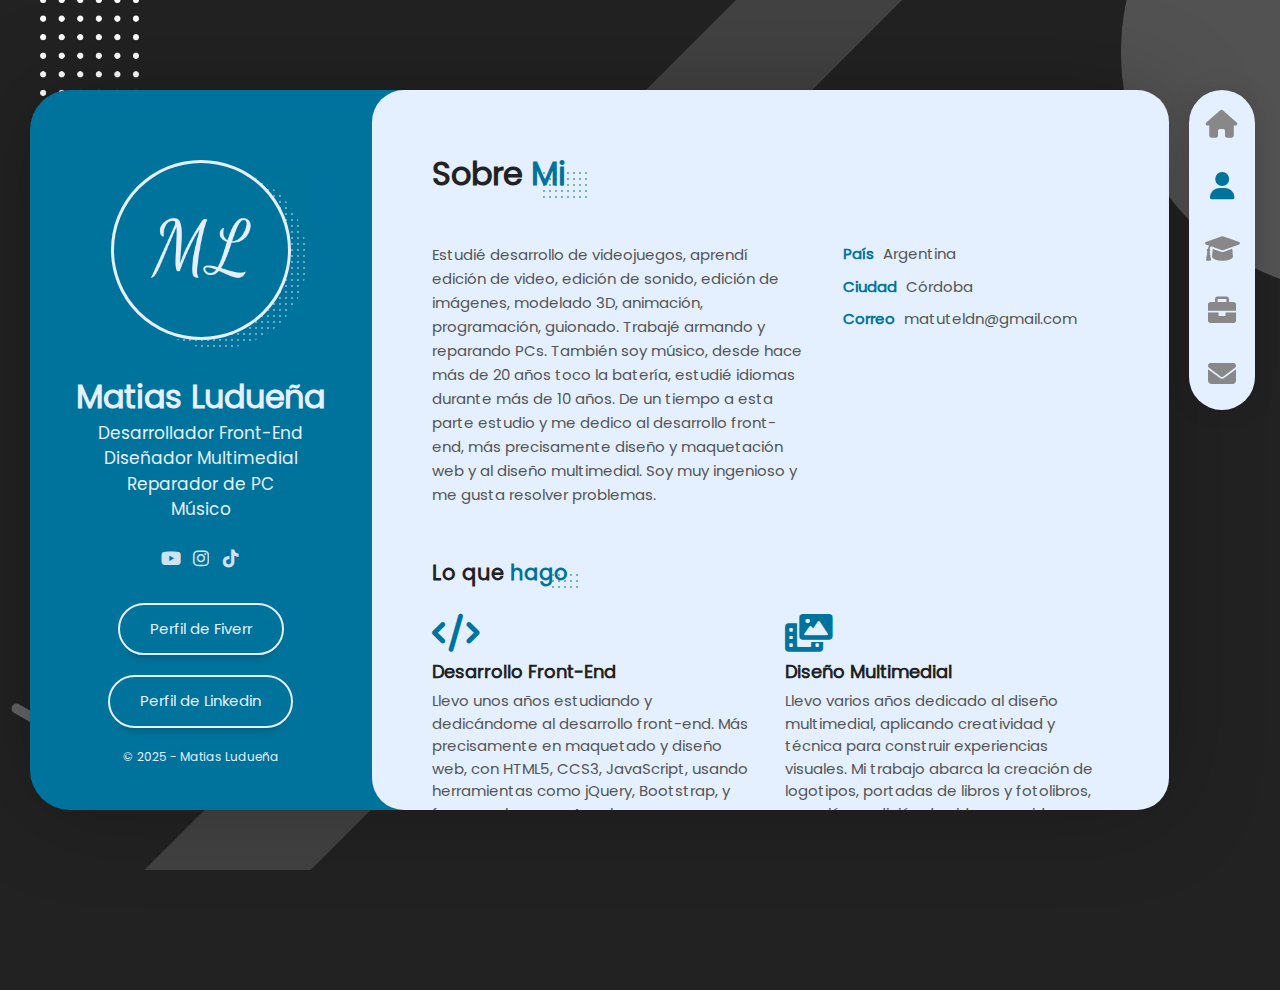
<file: sobre-mi.html>
<!DOCTYPE html>
<html lang="es">
<head>
    <meta charset="UTF-8">
    <meta name="viewport" content="width=device-width, initial-scale=1, maximum-scale=1">
    <link rel="icon" type="image/x-icon" href="assets/img/favicon2.ico">
        
    <!--Estilos-->
    <link rel="stylesheet" href="assets/fonts/fontawesome-free-6.1.2-web/css/all.min.css">
    <link rel="stylesheet" href="assets/fonts/poppins/poppins.css">
    <link rel="stylesheet" href="assets/css/reset.css">
    <link rel="stylesheet" href="assets/css/scroll.css">
    <link rel="stylesheet" href="assets/css/styles.css">
    <link rel="stylesheet" href="assets/css/responsive.css">

    <script src="assets/js/menu.js" defer></script>
    
    <title>Portafolio - Matias Ludueña</title>
</head>
<body>

    <!--Layout Principal-->
    <div class="layout">

        <!--Barra Lateral (info usuario)-->
        <aside class="layout__aside">
            <section class="aside__user-info">
                <!--Información general usuario-->
                <div class="user-info__general">
                    <div class="user-info__container-image">
                        <img src="assets/img/foto-de-perifl2.png" class="user-info__image" alt="Foto de perfil del usuario" />
                    </div>
                    <h2 class="user-info__name">Matias Ludueña</h2>
                    <h4 class="user-info__job">Desarrollador Front-End<br>Diseñador Multimedial<br>Reparador de PC<br>Músico</h4>
                </div>

                <!--Menú de navegación-->
                <nav class="layout__menu">
                    <ul class="menu__list">

                        <li class="menu__option">
                            <a href="index.html" class="menu__link">
                                <i class="menu__icon fa-solid fa-house"></i>
                                <span class="menu__overlay">Inicio</span>
                            </a>
                        </li>

                        <li class="menu__option">
                            <a href="sobre-mi.html" class="menu__link menu__link--active">
                                <i class="menu__icon fa-solid fa-user"></i>
                                <span class="menu__overlay">Sobre Mi</span>
                            </a>
                        </li>

                        <li class="menu__option">
                            <a href="curriculum.html" class="menu__link">
                                <i class="menu__icon fa-solid fa-graduation-cap"></i>
                                <span class="menu__overlay">Curriculum</span>
                            </a>
                        </li>

                        <li class="menu__option">
                            <a href="portafolio.html" class="menu__link">
                                <i class="menu__icon fa-solid fa-briefcase"></i>
                                <span class="menu__overlay">Portafolio</span>
                            </a>
                        </li>

                        <!--
                        <li class="menu__option">
                            <a href="blog.html" class="menu__link">
                                <i class="menu__icon fa-solid fa-book"></i>
                                <span class="menu__overlay">Blog</span>
                            </a>
                        </li>
                        -->

                        <li class="menu__option">
                            <a href="contacto.html" class="menu__link">
                                <i class="menu__icon fa-solid fa-envelope"></i>
                                <span class="menu__overlay">Contacto</span>
                            </a>
                        </li>

                    </ul>
                </nav>

                <!--Links a redes cociales-->
                <div class="user-info__links">
                    <ul class="links__social">

                        <li class="social__option">
                            <a href="https://www.youtube.com/channel/UCvopqOcZh4qV0FJ5G7Kv0vw" target="_blank" class="social__link">
                                <i class="social__icon fa-brands fa-youtube"></i>
                            </a>
                        </li>

                        <li class="social__option">
                            <a href="https://www.instagram.com/matuteldn" target="_blank" class="social__link">
                                <i class="social__icon fa-brands fa-instagram"></i>
                            </a>
                        </li>

                        <li class="social__option">
                            <a href="https://www.tiktok.com/@matutedrumcover" target="_blank" class="social__link">
                                <i class="social__icon fa-brands fa-tiktok"></i></i>
                            </a>
                        </li>

                    </ul>
                </div>

                <!--Botón de curriculum-->
                <div class="user-info__buttons">
                    <a href="https://es.fiverr.com/matuteldn" target="_blank" class="user-info__btn">Perfil de Fiverr</a>
                </div>

                <div class="user-info__buttons">
                    <a href="https://www.linkedin.com/in/matias-ludue%C3%B1a-679bb4212/" target="_blank" class="user-info__btn">Perfil de Linkedin</a>
                </div>

                <!--Pie de página-->
                <footer class="user-info__footer">
                    &copy; 2025 - Matias Ludueña
                </footer>

            </section>
        </aside>

        <!--Menú Responsive-->
        <div class="layout__menu-toggle">
            <i class="menu-toggle__icon fa-solid fa-bars"></i>
            <i class="menu-toggle__icon fa-solid fa-xmark"></i>
        </div>

        <!--Contenido Principal-->
        <main class="layout__content">
            <section class="content__page content__about">
                <!--ESTE CONTENIDO CAMBIA EN CADA PAGINA DEL SITIO WEB-->
                <header class="about__header">
                    <h1 class="about__title">Sobre <span class="title__color">Mi</span></h1>
                </header>

                <section class="about__personal-info">
                    <article class="personal-info__bio">
                        <p class="personal-info__description">
                            Estudié desarrollo de videojuegos, aprendí edición de video, edición de sonido, edición de imágenes, modelado 3D, animación, programación, guionado. Trabajé armando y reparando PCs. También soy músico, desde hace más de 20 años toco la batería, estudié idiomas durante más de 10 años. De un tiempo a esta parte estudio y me dedico al desarrollo front-end, más precisamente diseño y maquetación web y al diseño multimedial. Soy muy ingenioso y me gusta resolver problemas.
                        </p>
                    </article>
                    <div class="personal-info__data">
                        <ul class="personal-info__list">
                            <li class="personal-info__option">
                                <span class="personal-info__title">País</span>
                                <span class="personal-info__value">Argentina</span>
                            </li>
                            <li class="personal-info__option">
                                <span class="personal-info__title">Ciudad</span>
                                <span class="personal-info__value">Córdoba</span>
                            </li>
                            <li class="personal-info__option">
                                <span class="personal-info__title">Correo</span>
                                <span class="personal-info__value">matuteldn@gmail.com</span>
                            </li>
                            
                        </ul>
                    </div>
                </section>

                <section class="about__services">
                    <header class="services__header">
                        <h2 class="services__title">
                            Lo que <span class="title__color">hago</span>
                        </h2>
                    </header>
                    <div class="services__container">

                        <article class="services__service">
                            <div class="service__icon">
                                <i class="service__real-icon fa-solid fa-code"></i>
                            </div>
                            <div class="service__content">
                                <h3 class="service__title">Desarrollo Front-End</h3>
                                <p class="service__description">
                                    Llevo unos años estudiando y dedicándome al desarrollo front-end. Más precisamente
                                    en maquetado y diseño web, con HTML5, CCS3, JavaScript, usando herramientas como jQuery, 
                                    Bootstrap, y frameworks como Angular.
                                </p>
                            </div>
                        </article>
                        
                        <article class="services__service">
                            <div class="service__icon">
                                <i class="service__real-icon fa-solid fa-photo-film"></i>
                            </div>
                            <div class="service__content">
                                <h3 class="service__title">Diseño Multimedial</h3>
                                <p class="service__description">
                                    Llevo varios años dedicado al diseño multimedial, aplicando creatividad y técnica para construir experiencias visuales. Mi trabajo abarca la creación de logotipos, portadas de libros y fotolibros, creación y edición de video y sonido, y desarrollo de páginas web desde el diseño hasta el código.
                                </p>
                            </div>
                        </article>

                        <article class="services__service">
                            <div class="service__icon">
                                <i class="service__real-icon fa-solid fa-gamepad"></i>
                            </div>
                            <div class="service__content">
                                <h3 class="service__title">Desarrollo de simulaciones virtuales y videojuegos</h3>
                                <p class="service__description">
                                    Estudié la tecnicatura de desarrollo de simulaciones virtuales y videojuegos
                                    en la cual aprendí modelado 3D, animación, edición de sonido, imágen y video,
                                    programación, guionado, etc. He trabajado en proyectos de juegos para dispositivos móviles.
                                </p>
                            </div>
                        </article>

                        

                        <article class="services__service">
                            <div class="service__icon">
                                <i class="service__real-icon fa-solid fa-computer"></i>
                            </div>
                            <div class="service__content">
                                <h3 class="service__title">Armado y reparación de PC</h3>
                                <p class="service__description">
                                    Realicé un curso de instalación, configuración, administración, y mantenimiento
                                    de PC. He trabajado y trabajo hace más de 10 años armando, y reparando PCs, también instalando y configurando PCs, 
                                    armando cables de red, entre otras tareas relacionadas.
                                </p>
                            </div>
                        </article>

                        <article class="services__service">
                            <div class="service__icon">
                                <i class="service__real-icon fa-solid fa-drum"></i>
                            </div>
                            <div class="service__content">
                                <h3 class="service__title">Baterista</h3>
                                <p class="service__description">
                                    Llevo más de 20 años tocando la batería. Toqué en muchas bandas, haciendo covers de bandas como Led Zeppelin, 
                                    Guns n' Roses, AC/DC, Los Redondos, La Renga, Audioslave, Arctic Monkeys, Yeah Yeah Yeahs, 
                                    Franz Ferdinand, entre otras, y haciendo temas propios. 
                                </p>
                            </div>
                        </article>
                    </div>
                </section>

                <!--
                <section class="about__reviews">
                    <header class="reviews__header">
                        <h2 class="reviews__title">
                            Reseñas
                        </h2>
                    </header>
                    <div class="reviews__container">

                        <article class="reviews__review">
                            <div class="review__image-container">
                                <img src="assets/img/testimonio1.jpg" class="review__image" alt="Cara de un cliente"/>
                            </div>
                            <div class="review__description">
                                <p class="review__text">
                                    Lorem ipsum dolor sit amet consectetur adipisicing elit. Architecto, libero animi. Alias iure maiores laboriosam eligendi repudiandae, fugit omnis voluptatem dolor molestias excepturi minus eveniet iste voluptates perferendis dicta placeat!
                                </p>
                            </div>
                            <div class="review__author">
                                <div class="review__author-info">
                                    <h4 class="review__name">Ana Lopez</h4>
                                    <h5 class="review__company">Developers S.A</h5>
                                </div>
                                <div class="review__author-icon">
                                    <i class="review__icon fa-solid fa-quote-right"></i>
                                </div>
                            </div>
                        </article>

                        <article class="reviews__review">
                            <div class="review__image-container">
                                <img src="assets/img/testimonio2.jpg" class="review__image" alt="Cara de un cliente"/>
                            </div>
                            <div class="review__description">
                                <p class="review__text">
                                    Lorem ipsum dolor sit amet consectetur adipisicing elit. Architecto, libero animi. Alias iure maiores laboriosam eligendi repudiandae, fugit omnis voluptatem dolor molestias excepturi minus eveniet iste voluptates perferendis dicta placeat!
                                </p>
                            </div>
                            <div class="review__author">
                                <div class="review__author-info">
                                    <h4 class="review__name">Ruben Martinez</h4>
                                    <h5 class="review__company">FullStack S.L</h5>
                                </div>
                                <div class="review__author-icon">
                                    <i class="review__icon fa-solid fa-quote-right"></i>
                                </div>
                            </div>
                        </article>

                    </div>
                </section>

                <section class="about__clients">
                    <header class="clients__header">
                        <h2 class="clients__title">Clientes</h2>
                    </header>

                    <div class="clients__container">
                        <article class="clients__item">
                            <a href="#" class="clients__link">
                                <img src="assets/img/cliente-1.png" class="clients__image" alt="logo cliente"/>
                            </a>
                        </article>
                        <article class="clients__item">
                            <a href="#" class="clients__link">
                                <img src="assets/img/cliente-2.png" class="clients__image" alt="logo cliente"/>
                            </a>
                        </article>
                        <article class="clients__item">
                            <a href="#" class="clients__link">
                                <img src="assets/img/cliente-3.png" class="clients__image" alt="logo cliente"/>
                            </a>
                        </article>
                        <article class="clients__item">
                            <a href="#" class="clients__link">
                                <img src="assets/img/cliente-4.png" class="clients__image" alt="logo cliente"/>
                            </a>
                        </article>
                        <article class="clients__item">
                            <a href="#" class="clients__link">
                                <img src="assets/img/cliente-5.png" class="clients__image" alt="logo cliente"/>
                            </a>
                        </article>

                    </div>
                </section>

                <section class="about__prices">
                    <header class="prices__header">
                        <h2 class="prices__title">Precios</h2>
                    </header>
                    <div class="prices__container">
                        <article class="prices__box">
                            <div class="prices__subtitle">
                                <span class="prices__text">Normal</span>
                            </div>
                            <div class="prices__price">
                                <span class="prices__number">u$s20</span>
                                <small class="prices__advice">Al mes</small>
                            </div>
                            <div class="prices__buy">
                                <a href="#" class="prices__btn">
                                    Prueba Gratis
                                </a>
                            </div>
                            <div class="prices__reward">
                                Un curso de desarrollo web
                            </div>
                            <div class="prices__reward">
                                Soporte a preguntas y dudas
                            </div>
                            <div class="prices__reward">
                                Certificado de finalización
                            </div>
                        </article>
                        <article class="prices__box">
                            <div class="prices__subtitle">
                                <span class="prices__text">Premium</span>
                            </div>
                            <div class="prices__price">
                                <span class="prices__number">u$s50</span>
                                <small class="prices__advice">Al mes</small>
                            </div>
                            <div class="prices__buy">
                                <a href="#" class="prices__btn">
                                    Prueba Gratis
                                </a>
                            </div>
                            <div class="prices__reward">
                                Cinco cursos de desarrollo web
                            </div>
                            <div class="prices__reward">
                                Soporte a preguntas y dudas prioritario
                            </div>
                            <div class="prices__reward">
                                Certificado de finalización
                            </div>
                        </article>
                    </div>
                </section>

                <section class="about__extra">
                    <header class="extra__header">
                        <h2 class="extra__title">Información <span class="title__color">Extra</span></h2>
                    </header>
                    <div class="extra__container">
                        <article class="extra__info">
                            <i class="extra__icon fa-solid fa-heart"></i>
                            <h4 class="extra__subtitle">Alumnos Contentos</h4>
                            <span class="extra__quantity">375.000</span>
                        </article>

                        <article class="extra__info">
                            <i class="extra__icon fa-solid fa-clock"></i>
                            <h4 class="extra__subtitle">Horas de contenido</h4>
                            <span class="extra__quantity">800</span>
                        </article>
                        
                        <article class="extra__info">
                            <i class="extra__icon fa-solid fa-star"></i>
                            <h4 class="extra__subtitle">Puntuación</h4>
                            <span class="extra__quantity">10</span>
                        </article>
                    </div>
                </section>
                -->
            </section>
        </main>

    </div>


</body>
</html>
</file>
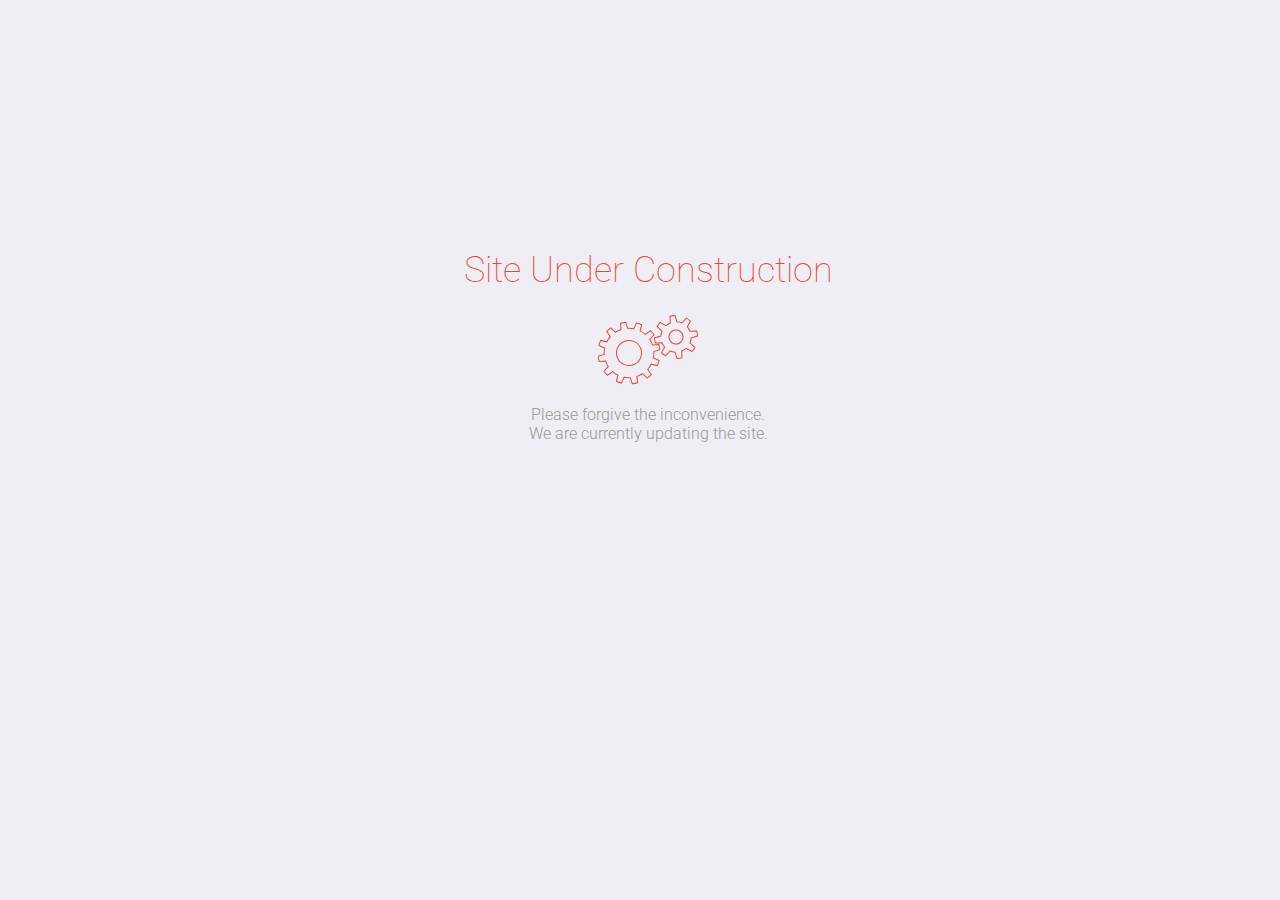
<file: under.html>
<!DOCTYPE html>
<html lang="en">
<head>
    <meta charset="UTF-8">
    <meta name="viewport" content="width=device-width, initial-scale=1.0">
    <link rel="icon" type="image/x-icon" href="assets/img/favicon2.ico">

    <link rel="stylesheet" href="assets/css/under.css">

    <title>Document</title>
</head>
<body>
    <div class="warning-content">
        <h1>Site Under Construction</h1>
        <svg version="1.1" xmlns="http://www.w3.org/2000/svg" xmlns:xlink="http://www.w3.org/1999/xlink" x="0px" y="0px"
             width="100.001px" height="70px" viewBox="0 0 100 68">
        <g id="large">
            <g>
            <path d="M55.777,38.473l6.221-1.133c0.017-1.791-0.123-3.573-0.41-5.324l-6.321-0.19c-0.438-2.053-1.135-4.048-2.076-5.931
                l4.82-4.094c-0.868-1.552-1.874-3.028-3.005-4.417l-5.569,2.999c-1.385-1.54-2.98-2.921-4.771-4.099l2.124-5.954
                c-0.759-0.452-1.543-0.878-2.357-1.269c-0.811-0.39-1.625-0.732-2.449-1.046l-3.325,5.381c-2.038-0.665-4.113-1.052-6.183-1.174
                L31.34,6.002c-1.792-0.02-3.571,0.119-5.32,0.406l-0.191,6.32c-2.056,0.439-4.051,1.137-5.936,2.08l-4.097-4.82
                c-1.546,0.872-3.022,1.875-4.407,3.006l2.996,5.566c-1.54,1.384-2.925,2.985-4.104,4.778c-2.16-0.771-4.196-1.498-5.953-2.127
                c-0.449,0.765-0.875,1.544-1.265,2.354c-0.39,0.811-0.733,1.63-1.049,2.457c1.587,0.981,3.424,2.119,5.377,3.325
                c-0.662,2.037-1.049,4.117-1.172,6.186l-6.218,1.136c-0.021,1.789,0.12,3.566,0.407,5.321l6.32,0.188
                c0.442,2.06,1.143,4.057,2.082,5.937l-4.818,4.095c0.872,1.549,1.873,3.026,3.009,4.412l5.563-2.998
                c1.392,1.54,2.989,2.92,4.777,4.099l-2.121,5.954c0.756,0.446,1.538,0.871,2.348,1.258c0.813,0.394,1.633,0.739,2.462,1.05
                l3.326-5.375c2.033,0.662,4.109,1.05,6.175,1.17l1.137,6.221c1.791,0.019,3.569-0.123,5.323-0.407l0.194-6.324
                c2.053-0.438,4.045-1.136,5.927-2.079l4.093,4.817c1.55-0.865,3.026-1.87,4.414-2.999l-2.995-5.572
                c1.537-1.385,2.914-2.98,4.093-4.772l5.953,2.127c0.448-0.761,0.878-1.545,1.268-2.356c0.388-0.808,0.729-1.631,1.047-2.458
                l-5.378-3.324C55.268,42.615,55.655,40.542,55.777,38.473z M42.302,42.435c-3.002,6.243-10.495,8.872-16.737,5.866
                c-6.244-2.999-8.872-10.493-5.867-16.736c3.002-6.244,10.495-8.873,16.736-5.869C42.676,28.698,45.306,36.19,42.302,42.435z"  fill="none" stroke="#E43"/>    <animateTransform 
                    attributeName="transform"
                    begin="0s"
                    dur="3s"
                    type="rotate"
                    from="0 31 37"
                    to="360 31 37"
                    repeatCount="indefinite" 
            </animateTransform>
        </g>
        <g id="small">
            <path d="M93.068,19.253L99,16.31c-0.371-1.651-0.934-3.257-1.679-4.776l-6.472,1.404c-0.902-1.436-2.051-2.735-3.42-3.819
                l2.115-6.273c-0.706-0.448-1.443-0.867-2.213-1.238c-0.774-0.371-1.559-0.685-2.351-0.958l-3.584,5.567
                c-1.701-0.39-3.432-0.479-5.118-0.284L73.335,0c-1.652,0.367-3.256,0.931-4.776,1.672l1.404,6.47
                c-1.439,0.899-2.744,2.047-3.835,3.419c-2.208-0.746-4.38-1.476-6.273-2.114c-0.451,0.71-0.874,1.448-1.244,2.229
                c-0.371,0.764-0.68,1.541-0.954,2.329c1.681,1.078,3.612,2.323,5.569,3.579c-0.399,1.711-0.486,3.449-0.291,5.145
                c-2.086,1.034-4.143,2.055-5.936,2.945c0.368,1.648,0.929,3.25,1.67,4.769c1.954-0.426,4.193-0.912,6.468-1.405
                c0.906,1.449,2.06,2.758,3.442,3.853l-2.117,6.27c0.708,0.449,1.439,0.865,2.218,1.236c0.767,0.371,1.551,0.685,2.338,0.96
                c1.081-1.68,2.319-3.612,3.583-5.574c1.714,0.401,3.457,0.484,5.156,0.288L82.695,42c1.651-0.371,3.252-0.931,4.773-1.676
                c-0.425-1.952-0.912-4.194-1.404-6.473c1.439-0.902,2.744-2.057,3.835-3.436l6.273,2.11c0.444-0.7,0.856-1.43,1.225-2.197
                c0.372-0.777,0.691-1.569,0.963-2.361l-5.568-3.586C93.181,22.677,93.269,20.939,93.068,19.253z M84.365,24.062
                c-1.693,3.513-5.908,4.991-9.418,3.302c-3.513-1.689-4.99-5.906-3.301-9.419c1.688-3.513,5.906-4.991,9.417-3.302
                C84.573,16.331,86.05,20.549,84.365,24.062z" fill="none" stroke="#E43"/>  
          <animateTransform 
                    attributeName="transform"
                    begin="0s"
                    dur="2s"
                    type="rotate"
                    from="0 78 21"
                    to="-360 78 21"
                    repeatCount="indefinite" 
            </animateTransform>
        </g>
        </svg>
        <p>
          Please forgive the inconvenience. <br />
          We are currently updating the site.
        </p>
        
        </div>
</body>
</html>
</file>
<file: assets/fonts/poppins/poppins.css>
@font-face {
    font-family: "Poppins";
    src: url("./Poppins-Regular.ttf") format("truetype");
    font-weight: 400;
    font-style: normal;
}
</file>
<file: assets/css/scroll.css>
:root{
    --color-scrollbar: #D3D3D4;
    --color-background-scrollbar: #eee;
}

/*SCROLL MOZ*/
.content__page{
    scrollbar-width: thin;
    scrollbar-color: var(--color-scrollbar) transparent;
}

/*SCROLL MOZ BARRA LATERAL*/
.layout__aside{
    scrollbar-width: thin;
    scrollbar-color: var(--color-scrollbar) var(--color-secondary);
}


/*SCROLL CHROME*/
.content__page::-webkit-scrollbar{
    width: 25px;
    background: transparent;
}

.content__page::-webkit-scrollbar-thumb{
    border: 10px solid transparent;
    box-shadow: none;
    border-radius: 40px;
    -webkit-border-radius: 40px;
}

.content__page:hover::-webkit-scrollbar-thumb{
    box-shadow: inset 0 0 0 10px var(--color-scrollbar);
}

.content__page:hover::-webkit-scrollbar-thumb:hover{
    border: 8px solid transparent;
    box-shadow: inset 0 0 0 10px var(--color-secondary);
}

.content__page::-webkit-scrollbar-track{
    background-color: transparent;
    margin: 40px 0;
}

/*SCROLL CHROME BARRA LATERAL*/
.layout__aside::-webkit-scrollbar{
    width: 25px;
    background: var(--color-secondary);
}

.layout__aside::-webkit-scrollbar-thumb{
    border: 10px solid transparent;
    box-shadow: none;
    border-radius: 40px;
    -webkit-border-radius: 40px;
}

.layout__aside:hover::-webkit-scrollbar-thumb{
    box-shadow: inset 0 0 0 10px var(--color-principal);
}

.layout__aside:hover::-webkit-scrollbar-thumb:hover{
    border: 8px solid transparent;
    box-shadow: inset 0 0 0 10px var(--color-principal);
}

.layout__aside::-webkit-scrollbar-track{
    background-color: transparent;
    margin: 40px 0;
}
</file>
<file: assets/css/styles.css>
/*DEFINICIÓN VARIABLES*/
:root{
    --color-principal: #e4f0ff;
    --color-secondary: #00739c;
    --color-background: #222222;
    --color-transparent: transparent;
    --color-icons: #888888;
    --color-subtitle: #555555;
    --color_titles: #222222;
    --color-text: #555;
    --color-border-reviews: #dddddd;
    --color-company: #888888;
    --color-background-certificate: #F5F5F5;
    --color-background-contact: #FCFCFC;
}

/*ESTILOS GENERALES*/
html{
    font-size: 62.5%; /*Equivalente a 10px*/
}

body{
    width: 100%;
    height: 100%;
    font-family: "Poppins", Helvetica, sans-serif;
    font-size: 1.5rem;
    background-color: var(--color-background);
    color: var(--color-text);
    overflow: hidden;
}

h1,
h2,
h3,
h4,
h5,
h6{
    color: var(--color_titles);
}

/*IMAGEN DE FONDO*/
body{
    background-image: url(../img/fondo.png);
    background-size: cover;
    background-repeat: no-repeat;
    background-position: -20px -120px;
}

/*ESTRUCTURA PRINCIPAL*/
.layout{
    position: relative;
    min-width: 1290px;
    width: 75%;
    height: 80vh;
    min-height: 80vh;
    margin: 10vh auto;
    display: grid;
    
    grid-template-areas: "aside content";
    grid-template-columns: 30% 70%;
    
    /*Sombradetrasdellayout*/
    border-radius: 4rem;
    -webkit-border-radius: 4rem;
    -moz-border-radius: 4rem;
    -ms-border-radius: 4rem;
    -o-border-radius: 4rem;
    box-shadow: 0 0 100px -5px rgb(0, 0, 0, 0.25);
}

/*BARRA LATERAL AZUL*/
.layout__aside{
    grid-area: aside;
    border-radius: 4rem 0 0 4rem;
    -webkit-border-radius: 4rem 0 0 4rem;
    -moz-border-radius: 4rem 0 0 4rem;
    -ms-border-radius: 4rem 0 0 4rem;
    -o-border-radius: 4rem 0 0 4rem;
    overflow: auto;
    overflow-x: hidden;
}

.aside__user-info{
    display: flex;
    flex-direction: column;
    align-items: center;
    text-align: center;
    min-height: 100%;
    min-width: 30rem;
    background-color: var(--color-secondary);
    color: var(--color-principal);
}

.user-info__container-image{
    position: relative;
    display: inline-block;
    width: 18rem;
    margin-top: 7rem;
    z-index: 1;
}

.user-info__image{
    width: 100%;
    background-color: var(--color-principal);
    border: 3px solid var(--color-principal);
    border-radius: 20rem;
    -webkit-border-radius: 20rem;
    -moz-border-radius: 20rem;
    -ms-border-radius: 20rem;
    -o-border-radius: 20rem;
}

.user-info__container-image::after{
    content: "hola";
    position: absolute;
    top: 5%;
    left: 9%;
    z-index: -1;
    width: 100%;
    height: 100%;
    background-image: -webkit-repeating-radial-gradient(center center, #fff, #fff 1px, transparent 0px, transparent 100%);
    background-size: 0.6rem 0.6rem;
    opacity: 0.4;
    border-radius: 30rem;
    -webkit-border-radius: 30rem;
    -moz-border-radius: 30rem;
    -ms-border-radius: 30rem;
    -o-border-radius: 30rem;
}

.user-info__name{
    margin-top: 2.6rem;
    font-size: 3.2rem;
    font-weight: bold;
    color: var(--color-principal);
}

.user-info__job{
    font-size: 1.7rem;
    font-weight: 200;
    color: var(--color-principal);
}

.user-info__links{
    margin-bottom: 2rem;
}

.links__social{
    margin-top: 2rem;
    text-align: center;
    display: flex;
    flex-direction: row;
}

.social__option{
    height: 3rem;
    width: 3rem;
    font-size: 1.8rem;
    line-height: 3.2rem;
    opacity: 0.9;
    border-radius: 3rem;
    -webkit-border-radius: 3rem;
    -moz-border-radius: 3rem;
    -ms-border-radius: 3rem;
    -o-border-radius: 3rem;
    transition: all 300ms ease-in-out;
    -webkit-transition: all 300ms ease-in-out;
    -moz-transition: all 300ms ease-in-out;
    -ms-transition: all 300ms ease-in-out;
    -o-transition: all 300ms ease-in-out;
}

.social__option:hover{
    opacity: 1;
    background-color: rgb(255, 255, 255, 0.20);
}

.user-info__buttons{
    margin-top: 1rem;
    margin-bottom: 1rem;
}

.user-info__btn{
    padding: 3rem;
    padding-top: 1.3rem;
    padding-bottom: 1.3rem;
    border: 2px solid var(--color-principal);
    border-radius: 3.2rem;
    -webkit-border-radius: 3.2rem;
    -moz-border-radius: 3.2rem;
    -ms-border-radius: 3.2rem;
    -o-border-radius: 3.2rem;
    color: var(--color-principal);
    box-shadow: 0 10px 10px -8px rgba(0, 0, 0, 0.22);
    transition: all 300ms ease-in-out;
    -webkit-transition: all 300ms ease-in-out;
    -moz-transition: all 300ms ease-in-out;
    -ms-transition: all 300ms ease-in-out;
    -o-transition: all 300ms ease-in-out;
}

.user-info__btn:hover{
    background-color: var(--color-principal);
    color: var(--color-secondary);
}

.user-info__footer{
    margin-top: 1rem;
    margin-bottom: 1rem;
    font-size: 1.2rem;
}

/*CONTENEDOR PRINCIPAL*/
.layout__content{
    grid-area: content;
    height: 100%;
    min-height: 100%;
    background-color: var(--color-secondary);
    border-radius: 0 10rem 10rem 0;
    -webkit-border-radius: 0 10rem 10rem 0;
    -moz-border-radius: 0 10rem 10rem 0;
    -ms-border-radius: 0 10rem 10rem 0;
    -o-border-radius: 0 10rem 10rem 0;
}

.content__page{
    min-height: 100%;
    background-color: var(--color-principal);
    border-radius: 3.2rem;
    -webkit-border-radius: 3.2rem;
    -moz-border-radius: 3.2rem;
    -ms-border-radius: 3.2rem;
    -o-border-radius: 3.2rem;
    display: flex;
    flex-direction: column;
    align-items: center;
    justify-content: center;
}

.page__name{
    font-size: 6rem;
    margin-bottom: 1rem;
}

.page__job{
    font-size: 2.1rem;
    font-weight: lighter;
    color: var(--color-subtitle);
}

/*MENU NAVEGACION LATERAL*/
.layout__menu{
    display: block;
    position: absolute;
    top: 0;
    right: -10.5rem;
    min-width: 11rem;
    background-color: var(--color-transparent);
}

.menu__list{
    position: relative;
    display: flex;
    flex-direction: column;
    justify-content: space-between;
    align-items: center;
    width: 60%;
    min-height: 32rem;
    padding: 2rem 0;
    margin-left: 2.5rem;
    background-color: var(--color-principal);
    box-shadow: 0 0 3rem -0.5rem rgba(0, 0, 0, 0.15);
    border-radius: 6rem;
    -webkit-border-radius: 6rem;
    -moz-border-radius: 6rem;
    -ms-border-radius: 6rem;
    -o-border-radius: 6rem;
}

.menu__option{
    display: block;
    width: 100%;
    text-align: center;
}


.menu__icon{
    color: var(--color-icons);
    font-size: 2.8rem;
    transition: all 300ms ease-in-out;
    -webkit-transition: all 300ms ease-in-out;
    -moz-transition: all 300ms ease-in-out;
    -ms-transition: all 300ms ease-in-out;
    -o-transition: all 300ms ease-in-out;
}

.menu__option:hover .menu__icon,
.menu__link--active .menu__icon{
    color: var(--color-secondary);
}

.menu__overlay{
    position: absolute;
    right: 0;
    margin-top: -3rem;
    display: block;
    opacity: 0;
    padding: 0.5rem 1rem;
    color: var(--color-principal);
    background-color: var(--color-secondary);
    white-space: nowrap;
    transition: all 300ms ease-in-out;
    -webkit-transition: all 300ms ease-in-out;
    -moz-transition: all 300ms ease-in-out;
    -ms-transition: all 300ms ease-in-out;
    -o-transition: all 300ms ease-in-out;
    z-index: 9;
}

.menu__option:hover .menu__overlay{
    opacity: 1;
    right: 100%;
}

/*ESTILOS GENERALES (SOBRE MI Y OTRAS PÁGINAS)*/

.content__about,
.content__resume,
.content__portfolio,
.content__blog,
.content__contact{
    display: block;
    height: 100%;
    min-height: 100%;
    overflow: auto;
    padding: 6rem;
    padding-right: 3rem;
}

.about__header,
.resume__header,
.portfolio__header,
.blog__header,
.contact__header{
    display: inline-block;
    margin-bottom: 4.5rem;
}

.portfolio__subheader{
    display: flex;
    margin-bottom: 3rem;
    margin-top: 3rem;
}

.portfolio__subheader--1{
    margin-top: -1rem;
}

.about__title,
.resume__title,
.portfolio__title,
.portfolio__subtitle,
.blog__title,
.contact__title{
    font-size: 3.2rem;
    position: relative;
    z-index: 1;
}

.about__title::after,
.resume__title::after,
.portfolio__title::after,
.blog__title::after,
.contact__title::after{
    content: "";
    position: absolute;
    top: 2rem;
    right: -2.5rem;
    width: 5rem;
    height: 3rem;
    background-image: -webkit-repeating-radial-gradient(center center, var(--color-secondary), var(--color-secondary) 1px, transparent 0px, transparent 100%);
    background-size: 6px 6px;
    opacity: 0.5;
    z-index: -1;
}

.portfolio__subtitle{
    font-size: 2.5rem;
}

.portfolio__subtitle::after{
    content: "";
    position: absolute;
    top: 1.5rem;
    right: -2.5rem;
    width: 4rem;
    height: 2.5rem;
    background-image: -webkit-repeating-radial-gradient(center center, var(--color-secondary), var(--color-secondary) 1px, transparent 0px, transparent 100%);
    background-size: 6px 6px;
    opacity: 0.5;
    z-index: -1;
}

.title__color,
.subtitle__color{
    color: var(--color-secondary);
}

/*INFORMACIÓN PERSONAL*/
.about__personal-info{
    display: flex;
    flex-direction: row;
    width: 100%;
    margin-bottom: 5rem;
}

.personal-info__bio{
    flex-basis: 56%;
}

.personal-info__description{
    font-size: 1.5rem;
    line-height: 2.4rem;
    padding-right: 2.5rem;
}

.personal-info__data{
    flex-basis: 44%;
    padding: 0 1.5rem;
}

.personal-info__option{
    margin-bottom: 1rem;
}

.personal-info__title{
    margin-right: 0.5rem;
    color: var(--color-secondary);
    font-weight: 600;
}

/*ESTILOS GENERALES COMPARTIDOS ABOUT Y OTRAS SECCIONES*/
.about__services,
.about__reviews,
.about__clients,
.about__prices,
.about__extra{
    width: 100%;
    margin-bottom: 3rem;
}

.services__header,
.reviews__header,
.clients__header,
.prices__header,
.extra__header,
.resume__subheader,
.contact__form-header{
    display: inline-block;
    padding-right: 1.2rem;
    margin-bottom: 2.5rem;
    position: relative;
}

.services__title,
.reviews__title,
.clients__title,
.prices__title,
.extra__title,
.resume__subtitle,
.form-header__title{
    font-size: 2.1rem;
    z-index: 1;
}

.services__title::after,
.reviews__title::after,
.clients__title::after,
.prices__title::after,
.extra__title::after,
.resume__subtitle::after,
.form-header__title::after{
    content: "";
    position: absolute;
    top: 1.5rem;
    right: 0;
    width: 3rem;
    height: 2rem;
    background-image: -webkit-repeating-radial-gradient(center center, var(--color-secondary), var(--color-secondary) 1px, transparent 0px, transparent 100%);
    background-size: 6px 6px;
    opacity: 0.5;
    z-index: 0;
}

/*SERVICIOS*/
.services__container{
    display: flex;
    width: 100%;
    flex-direction: row;
    flex-wrap: wrap;
}

.services__service{
    flex-basis: calc(50% - 3rem);
    margin-right: 3rem;
    margin-bottom: 2.5rem;
}

.service__real-icon{
    color: var(--color-secondary);
    font-size: 3.8rem;
}

.service__title{
    font-size: 1.8rem;
    margin: 0.5rem 0;
}

.service__description{
    font-size: 1.5rem;
}

/*REVIEWS*/
.reviews__container{
    width: 100%;
    display: flex;
    flex-direction: row;
    flex-wrap: wrap;
}

.reviews__review{
    flex-basis: calc(50% - 2.5rem);
    border: 2px solid var(--color-border-reviews);
    border-radius: 2rem;
    -webkit-border-radius: 2rem;
    -moz-border-radius: 2rem;
    -ms-border-radius: 2rem;
    -o-border-radius: 2rem;
    padding-top: 0;
    padding-right: 2.5rem;
    padding-left: 2.5rem;
    padding-bottom: 1.5rem;
    margin-right: 2.5rem;
    margin-top: 4.5rem;
    margin-bottom: 1rem;
}

.review__image-container{
    width: 100%;
}

.review__image{
    max-width: 9rem;
    max-height: 9rem;
    border-radius: 9rem;
    -webkit-border-radius: 9rem;
    -moz-border-radius: 9rem;
    -ms-border-radius: 9rem;
    -o-border-radius: 9rem;
    margin: 0 auto;
    margin-top: -4.5rem;
    margin-bottom: 2rem;
    box-shadow: 0 10px 10px -8px rgba(0, 0, 0, 0.22);
}

.review__description{
    margin-bottom: 1rem;
}

.review__text{
    font-size: 1.5rem;
    line-height: 2.4rem;
}

.review__author{
    margin-top: 2rem;
    display: flex;
    flex-direction: row;
    justify-content: space-between;
}

.review__name{
    margin-bottom: 0.5rem;
    font-size: 1.5rem;
}

.review__company{
    color: var(--color-company);
    font-weight: 300;
    font-size: 1.3rem;
}

.review__icon{
    font-size: 4rem;
    opacity: 0.5;
    color: var(--color-secondary);
}

/*CLIENTES*/
.about__clients{
    width: 100%;
    margin-bottom: 2rem;
}

.clients__header{
    margin-bottom: 3rem;
}

.clients__container{
    display: flex;
    flex-direction: row;
    justify-content: space-between;
}

.clients__link{
    display: block;
    width: 100%;
    opacity: 0.7;
}

.clients__link:hover{
    opacity: 1;
    transition: all 300ms linear;
    -webkit-transition: all 300ms linear;
    -moz-transition: all 300ms linear;
    -ms-transition: all 300ms linear;
    -o-transition: all 300ms linear;
}

.clients__image{
    width: 14.5rem;
    padding: 1.5rem;
    margin-bottom: 1.5rem;
}

/*PRECIOS*/
.prices__container{
    margin-bottom: 5rem;
    display: flex;
    flex-direction: row;
}

.prices__box{
    flex-basis: 50%;
    height: 100%;
    margin-right: 3rem;
    padding: 3rem;
    border: 2px solid var(--color-border-reviews);
    text-align: center;
    border-radius: 1.5rem;
    -webkit-border-radius: 1.5rem;
    -moz-border-radius: 1.5rem;
    -ms-border-radius: 1.5rem;
    -o-border-radius: 1.5rem;
    transition: all 300ms ease-in-out;
    -webkit-transition: all 300ms ease-in-out;
    -moz-transition: all 300ms ease-in-out;
    -ms-transition: all 300ms ease-in-out;
    -o-transition: all 300ms ease-in-out;
}

.prices__box:last-of-type{
    margin-right: 0rem;
}

.prices__box:hover,
.extra__info:hover{
    box-shadow: 0 18px 24px -5px rgba(0, 0, 0, 0.15);
    transform: translateY(-1rem);
    -webkit-transform: translateY(-1rem);
    -moz-transform: translateY(-1rem);
    -ms-transform: translateY(-1rem);
    -o-transform: translateY(-1rem);
}

.prices__subtitle{
    margin-bottom: 3rem;
}

.prices__text{
    position: relative;
    display: inline-block;
}

.prices__box:hover .prices__text::after{
    content: "";
    height: 0.2rem;
    background-color: var(--color-secondary);
    position: absolute;
    left: 0;
    right: 0;
    bottom: -0.3rem;
}

.prices__price{
    padding-bottom: 1rem;
}

.prices__number{
    font-size: 4.2rem;
    line-height: 1;
    color: var(--color_titles);
    display: block;
}

.prices__advice{
    color: var(--color-subtitle);
    display: block;
}

.prices__buy{
    padding-top: 2.5rem;
    padding-bottom: 3rem;
}

.prices__btn{
    display: inline-block;
    padding: 1.2rem 3.1rem;
    border: 2px solid var(--color-border-reviews);
    box-shadow: 0 10px 10px -8px var(--color-border-reviews);
    border-radius: 3rem;
    -webkit-border-radius: 3rem;
    -moz-border-radius: 3rem;
    -ms-border-radius: 3rem;
    -o-border-radius: 3rem;
    transition: all 300ms ease-in-out;
    -webkit-transition: all 300ms ease-in-out;
    -moz-transition: all 300ms ease-in-out;
    -ms-transition: all 300ms ease-in-out;
    -o-transition: all 300ms ease-in-out;
}

.prices__btn:hover{
    background-color: var(--color-secondary);
    color: var(--color-principal);
    border: 2px solid var(--color-secondary);
}

.prices__reward{
    font-size: 1.4rem;
    padding: 0.6rem 0;
}

/*INFORMACIÓN EXTRA*/
.extra__container{
    width: 100%;
    display: flex;
    flex-direction: row;
    justify-content: space-between;
    flex-wrap: wrap;
    margin-bottom: 1.5rem;
}

.extra__info{
    flex-basis: 30%;
    border: 2px solid var(--color-border-reviews);
    text-align: center;
    padding: 2.5rem 1rem;
    border-radius: 1rem;
    -webkit-border-radius: 1rem;
    -moz-border-radius: 1rem;
    -ms-border-radius: 1rem;
    -o-border-radius: 1rem;
    transition: all 300ms ease-in-out;
    -webkit-transition: all 300ms ease-in-out;
    -moz-transition: all 300ms ease-in-out;
    -ms-transition: all 300ms ease-in-out;
    -o-transition: all 300ms ease-in-out;
}

.extra__info:hover{
    transform: translateY(-0.5rem);
    -webkit-transform: translateY(-0.5rem);
    -moz-transform: translateY(-0.5rem);
    -ms-transform: translateY(-0.5rem);
    -o-transform: translateY(-0.5rem);
}

.extra__icon{
    font-size: 3.3rem;
    color: var(--color-secondary);
    margin-bottom: 1rem;
}

.extra__subtitle{
    font-size: 1.5rem;
    margin: 1.5rem;
}

.extra__quantity{
    display: block;
    margin: 1.5rem 1rem;
    margin-bottom: 0;
    font-size: 3.6rem;
    line-height: 5rem;
    color: var(--color-subtitle);
}

/*CURRICULUM*/
.resume__container{
    width: 100%;
    display: flex;
    flex-direction: row;
}

.resume__left{
    flex-basis: 58%;
    margin-right: 1.5rem;
}

.resume__timelines{
    margin-bottom: 5rem;
}

.timelines__timeline{
    position: relative;
    width: 100%;
    margin-bottom: 1.5rem;
    display: flex;
    flex-direction: row;
}

.timeline__header{
    flex-basis: 30%;
    text-align: right;
    padding-right: 2.5rem;
}

.timeline__year{
    margin: 0.3rem 0;
    line-height: 1.9rem;
    font-size: 1.4rem;
}

.timeline__company{
    display: block;
    font-size: 1.3rem;
    font-weight: lighter;
    color: var(--color-company);
}

.timeline__description{
    width: 70%;
    padding-left: 2.5rem;
    padding-right: 1.5rem;
}

.timeline__title{
    font-size: 1.6rem;
    margin-bottom: 0.3rem;
}

.timeline__text{
    font-size: 1.4rem;
    margin-bottom: 1rem;
}

.timeline__divider{
    position: absolute;
    top: 0;
    left: 30%;
    bottom: -1.8rem;
    width: 1px;
    background-color: var(--color-background-scrollbar)
}

.timeline__divider::before{
    content: "";
    position: absolute;
    margin-top: 0.4rem;
    margin-left: -0.8rem;
    width: 1.7rem;
    height: 1.7rem;
    background-color: var(--color-secondary);
    border-radius: 10rem;
    -webkit-border-radius: 10rem;
    -moz-border-radius: 10rem;
    -ms-border-radius: 10rem;
    -o-border-radius: 10rem;
    opacity: 0.25;
}

.timeline__divider::after{
    content: "";
    position: absolute;
    margin-top: 0.8rem;
    margin-left: -0.4rem;
    width: 0.9rem;
    height: 0.9rem;
    background-color: var(--color-principal);
    border: 2px solid var(--color-secondary);
    border-radius: 10rem;
    -webkit-border-radius: 10rem;
    -moz-border-radius: 10rem;
    -ms-border-radius: 10rem;
    -o-border-radius: 10rem;
    opacity: 1;
}

.resume__right{
    flex-basis: 41%;
    padding: 0 1.5rem;
}

.resume__skills{
    width: 100%;
    margin-bottom: 3rem;
}

.skills__title{
    display: flex;
    justify-content: space-between;
}

.skills__text{
    font-size: 1.3rem;
    line-height: 1.4rem;
    margin-bottom: 0.4rem;
}

.skills__number{
    font-size: 1.1rem;
    line-height: 1.4rem;
    margin-bottom: 0.4rem;
    color: var(--color-subtitle);
}

.skills__progressbar{
    height: 1rem;
    border: 1px solid var(--color-secondary);
    border-radius: 1rem;
    -webkit-border-radius: 1rem;
    -moz-border-radius: 1rem;
    -ms-border-radius: 1rem;
    -o-border-radius: 1rem;
    background-color: var(--color-principal);
    margin-bottom: 1.5rem;
}

.skills__percentage{
    height: 0.8rem;
    background-color: var(--color-secondary);
    border: 2px solid var(--color-principal);
    border-radius: 1rem;
    -webkit-border-radius: 1rem;
    -moz-border-radius: 1rem;
    -ms-border-radius: 1rem;
    -o-border-radius: 1rem;
}

/*PROGRESSBAR PORCENTAJES*/
.skills__percentage--60{width: 60%;}
.skills__percentage--65{width: 65%;}
.skills__percentage--70{width: 70%;}
.skills__percentage--75{width: 75%;}
.skills__percentage--80{width: 80%;}
.skills__percentage--85{width: 85%;}
.skills__percentage--90{width: 90%;}
.skills__percentage--95{width: 95%;}
.skills__percentage--100{width: 100%;}
/*FIN PROGRESSBAR PORCENTAJES*/

.knowledges__list{
    display: flex;
    flex-direction: row;
    flex-wrap: wrap;
}

.knowledges__option{
    padding: 0.4rem 1rem;
    margin: 0.3rem;
    font-size: 1.3rem;
    border: 1px solid var(--color-secondary);
    background-color: var(--color-secondary);
    border-radius: 0.3rem;
    -webkit-border-radius: 0.3rem;
    -moz-border-radius: 0.3rem;
    -ms-border-radius: 0.3rem;
    -o-border-radius: 0.3rem;
    color: var(--color-principal);
}

.knowledges__option:hover{
    cursor: pointer;
    background-color: transparent;
    color: var(--color-secondary);
}

.certificates__container{
    display: flex;
    flex-direction: row;
    flex-wrap: wrap;
    gap: 3rem;
}

.certificates__certificate{
    flex-basis: calc(50% - 1.5rem);
    border: 2px solid var(--color-border-reviews);
    border-radius: 0.8rem;
    -webkit-border-radius: 0.8rem;
    -moz-border-radius: 0.8rem;
    -ms-border-radius: 0.8rem;
    -o-border-radius: 0.8rem;
    display: flex;
    flex-direction: row;
}

.certificate__logo{
    width: 15rem;
    height: 100%;
    padding: 2.5rem;
    background-color: var(--color-background-certificate);
    display: flex;
    justify-content: center;
    align-items: center;
}

.certificate__image{
    width: 100%;
}

.certificate__content{
    padding: 2rem 2.5rem;
}

.certificate__title{
    font-size: 1.6rem;
    margin-bottom: 0.5rem;
}

.certificate__id{
    display: block;
    font-size: 1.3rem;
    color: var(--color-subtitle);
    margin-bottom: 0.3rem;
}

.certificate__date{
    font-size: 1.2rem;
    color: var(--color-subtitle);
}

/*PORTAFOLIO*/
.portfolio__navbar{
    margin-bottom: 3rem;
}

.portfolio__menu{
    display: flex;
    flex-direction: row;
    flex-wrap: wrap;
    gap: 1.5rem;
}

.portfolio__option{
    font-size: 1.3rem;
    opacity: 0.7;
}

.portfolio__option--active{
    opacity: 1;
}

.portfolio__link{
    cursor: pointer;
}

.portfolio__link:hover{
    color: var(--color-secondary);
    text-shadow: 0 0 1px rgb(0, 0, 0, 0.25);
}

.portfolio__gallery{
    display: flex;
    flex-direction: row;
    flex-wrap: wrap;
}

.gallery__item{
    position: relative;
    flex-basis: 33%;
    padding: 0.7rem;
}

.gallery__link:hover{
    cursor: pointer;
}

.gallery__container-image{
    overflow: hidden;
    border: 1px solid #b6b6b65d;
    margin-bottom: 0.5rem;
}

.gallery__image{
    filter: brightness(75%) grayscale(50%);
    opacity: .9;
    transition: all 300ms ease-in-out;
    -webkit-transition: all 300ms ease-in-out;
    -moz-transition: all 300ms ease-in-out;
    -ms-transition: all 300ms ease-in-out;
    -o-transition: all 300ms ease-in-out;
    -webkit-filter: brightness(75%) grayscale(50%);
}

.gallery__item:hover .gallery__image{
    filter: brightness(100) grayscale(0);
    opacity: 1;
    transform: scale(1.1);
    -webkit-transform: scale(1.1);
    -moz-transform: scale(1.1);
    -ms-transform: scale(1.1);
    -o-transform: scale(1.1);
    -webkit-filter: brightness();
}

.gallery__title{
    font-size: 1.6rem;
    padding: 1.5rem 0;
    font-weight: bold;
    color: var(--color-secondary);
}

.gallery__icon{
    opacity: 0;
    position: absolute;
    top: 1.5rem;
    right: 1.5rem;
    width: 3rem;
    height: 3rem;
    font-size: 1.6rem;
    text-align: center;
    line-height: 3rem;
    background-color: var(--color-principal);
    color: var(--color-secondary);
    transition: all 450ms ease-in-out;
    -webkit-transition: all 450ms ease-in-out;
    -moz-transition: all 450ms ease-in-out;
    -ms-transition: all 450ms ease-in-out;
    -o-transition: all 450ms ease-in-out;
}

.gallery__category{
    opacity: 0;
    position: absolute;
    top: 1.5rem;
    left: 1.5rem;
    padding: 0.2rem 0.7rem;
    font-size: 1.1rem;
    background-color: var(--color-principal);
    color: var(--color-text);
    transition: all 450ms ease-in-out;
    -webkit-transition: all 450ms ease-in-out;
    -moz-transition: all 450ms ease-in-out;
    -ms-transition: all 450ms ease-in-out;
    -o-transition: all 450ms ease-in-out;
}

.gallery__item:hover .gallery__icon,
.gallery__item:hover .gallery__category{
    opacity: 1;
}

/*BLOG*/
.blog__articles{
    display: flex;
    flex-direction: row;
    flex-wrap: wrap;
    margin-bottom: 2.5rem;

}

.articles__article{
    flex-basis: 50%;
    padding: 0 1.5rem;
    padding-bottom: 3.5rem;
}

.article__top{
    position: relative;
    overflow: hidden;
}

.article__category{
    position: absolute;
    top: 1rem;
    left: 1rem;
    padding: 0.1rem 0.7rem;
    font-size: 1.1rem;
    line-height: 2rem;
    background-color: var(--color-principal);
    color: var(--color-text);
    z-index: 3;
}

.article__mask{
    width: 100%;
    height: 18.5rem;
    overflow: hidden;
}

.article__image{
    display: block;
    z-index: 1;
    transition: all 300ms ease-in-out;
    -webkit-transition: all 300ms ease-in-out;
    -moz-transition: all 300ms ease-in-out;
    -ms-transition: all 300ms ease-in-out;
    -o-transition: all 300ms ease-in-out;
}

.article__top:hover .article__image{
    transform: scale(1.1);
    -webkit-transform: scale(1.1);
    -moz-transform: scale(1.1);
    -ms-transform: scale(1.1);
    -o-transform: scale(1.1);
}

.article__logo{
    transition: all 200ms ease-in-out;
    -webkit-transition: all 200ms ease-in-out;
    -moz-transition: all 200ms ease-in-out;
    -ms-transition: all 200ms ease-in-out;
    -o-transition: all 200ms ease-in-out;
    opacity: 0;
}

.article__icon{
    position: absolute;
    font-size: 4.4rem;
    width: 4.4rem;
    text-align: center;
    top: calc(50% - 2.2rem);
    left: calc(50% - 2.2rem);
    color: var(--color-principal);
}

.article__top:hover .article__logo{
    opacity: 1;
}

.article__bottom{
    margin: 0;
    padding: 2.1rem;
    border: 0.1rem solid var(--color-border-reviews);
    border-top: 0; 
}

.article__date{
    display: block;
    font-size: 1.1rem;
    line-height: 1.2rem;
    font-weight: 300;
    color: var(--color-subtitle);
}

.article__title{
    font-size: 1.8rem;
    margin-top: 1rem;
}

/*PÁGINA DE CONTACTO*/
.contact__container{
    display: flex;
    flex-direction: row;
}

.contact__info{
    flex-basis: 33%;
    padding: 0 1.5rem;
}

.contact__data{
    width: 100%;
    margin-bottom: 1.5rem;
    padding: 2rem 1rem;
    text-align: center;
    background-color: var(--color-background-contact);
    border: 1px solid var(--color-border-reviews);
}

.contact__icon{
    font-size: 3.3rem;
    color: var(--color-secondary);
}

.contact__subtitle{
    font-size: 1.5rem;
    margin-top: 1rem;
}

.contact__form-box{
    flex-basis: 66%;
    padding: 0 1.5rem;
}

.form__container{
    display: flex;
    flex-direction: row;
}

.form__left{
    flex-basis: 47%;
    margin-right: 1.5rem;
}

.form__group{
    position: relative;
    margin-bottom: 2.5rem;
}

.form__input{
    position: relative;
    width: 100%;
    height: 4.2rem;
    display: block;
    border: 0.2rem solid var(--color-secondary);
    border-radius: 0.5rem;
    -webkit-border-radius: 0.5rem;
    -moz-border-radius: 0.5rem;
    -ms-border-radius: 0.5rem;
    -o-border-radius: 0.5rem;
    font-size: 1.5rem;
    padding: 1rem 1.2rem;
    outline: none;
    box-shadow: 0 1rem 1rem -8px rgba(0, 0, 0, 0.1);
    background: 0 0;
    background-color: transparent;
}

.form__input:focus{
    border: 0.2rem solid var(--color-secondary);
}

.form__label{
    position: absolute;
    pointer-events: none;
    top: 1rem;
    left: 1.5rem;
    color: var(--color-company);
    z-index: 0;
    transition: all 300ms ease-in-out;
    -webkit-transition: all 300ms ease-in-out;
    -moz-transition: all 300ms ease-in-out;
    -ms-transition: all 300ms ease-in-out;
    -o-transition: all 300ms ease-in-out;
}

.form__input:focus~label,
.form__input:not(:placeholder-shown)~label{
    top: -2rem;
    left: 0;
    z-index: 1;
    font-size: 1.3rem;
    color: var(--color-secondary);
}

.form__input::-webkit-input-placeholder{
    color: transparent;
}

.form__input::-moz-placeholder{
    color: transparent;
}

.form__right{
    flex-basis: 50%;
    max-width: 50%;
    max-height: 100%;
}

.form__group--textarea{
    height: 90%;
}

.form__input--textarea{
    display: block;
    resize: none;
    height: 100%;
}

.form__button{
    padding: 1rem 3rem;
    font-size: 1.5rem;
    border: 0.2rem solid var(--color-secondary);
    color: var(--color-secondary);
    background-color: var(--color-principal);
    border-radius: 3rem;
    -webkit-border-radius: 3rem;
    -moz-border-radius: 3rem;
    -ms-border-radius: 3rem;
    -o-border-radius: 3rem;
    box-shadow: 0 1rem 1rem -8px rgba(0, 0, 0, 0.22);
    cursor: pointer;
    transition: all 300ms ease-in-out;
    -webkit-transition: all 300ms ease-in-out;
    -moz-transition: all 300ms ease-in-out;
    -ms-transition: all 300ms ease-in-out;
    -o-transition: all 300ms ease-in-out;
}

.form__button:hover{
    background-color: var(--color-secondary);
    color: var(--color-principal);
}

.contact__map{
    width: 100%;
    min-height: 15rem;
    margin-bottom: 3.5rem;
    overflow: hidden;
}

.contact__iframe{
    width: 100%;
    height: 14rem;
}

/*Imagen Zoom*/

.selection{
    position: absolute;
    z-index: 2;
    width: 100%;
    height: 100%;
    display: flex;
    justify-content: center;
    align-items: center;
    opacity: 0;
    visibility: hidden;
    transform: scale(0);
    -webkit-transform: scale(0);
    -moz-transform: scale(0);
    -ms-transform: scale(0);
    -o-transform: scale(0);
    transition: all 300ms ease;
    -webkit-transition: all 300ms ease;
    -moz-transition: all 300ms ease;
    -ms-transition: all 300ms ease;
    -o-transition: all 300ms ease;
}

.selection__show{
    opacity: 1;
    visibility: visible;
    transform: scale(1);
    -webkit-transform: scale(1);
    -moz-transform: scale(1);
    -ms-transform: scale(1);
    -o-transform: scale(1);
}

.selection__image{
    width: 50%;
}

.selection__close{
    z-index: 2;
    opacity: 1;
    position: absolute;
    top: 1rem;
    right: 50%;
    cursor: pointer;
    font-size: 4rem;
    color: black;
}
</file>
<file: assets/css/responsive.css>
.layout__menu-toggle{
    display: none;
}

@media (max-width: 1490px) {

    body{
        padding: 0;
    }

    .layout{
        min-width: auto;
        width: 85%;
    }
}

@media (max-width: 1320px){
    .layout{
        width: 89%;
        margin-left: 3rem;
    }
} 

@media (max-width: 1160px){
    .layout{
        width: 85%;
        margin-left: 4rem;
    }

    .certificates__certificate{
        flex-basis: 100%;
    }

    .user-info__name{
        font-size: 2.5rem;
        margin-left: -1.5rem;
    }
} 

@media (min-width: 1061px) and (max-width: 1320px){
    .article__mask {
        height: 14.5rem;
    }
}

@media (max-width: 1060px){
    body{
        background-image: none;
        position: static;
    }

    .layout{
        width: 100%;
        height: 100%;
        min-height: 100%;
        margin: 0;
        border-radius: 0;
        -webkit-border-radius: 0;
        -moz-border-radius: 0;
        -ms-border-radius: 0;
        -o-border-radius: 0;
        grid-template-areas: 'content';
        grid-template-columns: 100%;
        overflow-x: hidden;
    }

    .layout__menu-toggle{
        z-index: 9999;
        display: block;
        position: absolute;
        right: 1rem;
        top: 1rem;
        width: 4.8rem;
        height: 4.8rem;
        line-height: 4.8rem;
        font-size: 2.5rem;
        text-align: center;
        background-color: var(--color-secondary);
        color: var(--color-principal);
        border-radius: 3rem;
        -webkit-border-radius: 3rem;
        -moz-border-radius: 3rem;
        -ms-border-radius: 3rem;
        -o-border-radius: 3rem;
        cursor: pointer;
        transition: all 500ms ease-in-out;
        -webkit-transition: all 500ms ease-in-out;
        -moz-transition: all 500ms ease-in-out;
        -ms-transition: all 500ms ease-in-out;
        -o-transition: all 500ms ease-in-out;
    }

    .menu-toggle__icon{
        color: var(--color-principal);
        display: block;
        position: absolute;
        top: 23%;
        left: 27%;
        transition: all 300ms ease-in-out;
        -webkit-transition: all 300ms ease-in-out;
        -moz-transition: all 300ms ease-in-out;
        -ms-transition: all 300ms ease-in-out;
        -o-transition: all 300ms ease-in-out;
}

    .fa-xmark{
        opacity: 0;
        left: 30%;
    }

    .selection__icon{
        opacity: 1 !important;
    }

    .fa-bars{
        opacity: 1;
    }

    .layout__aside{
        z-index: 999;
        display: block;
        position: absolute;
        max-width: 33rem;
        top: 0;
        right: 0;
        bottom: 0;
        border-radius: 0;
        -webkit-border-radius: 0;
        -moz-border-radius: 0;
        -ms-border-radius: 0;
        -o-border-radius: 0;
        text-align: center;
        overflow: auto;
        transition: all 300ms ease-in-out;
        -webkit-transition: all 300ms ease-in-out;
        -moz-transition: all 300ms ease-in-out;
        -ms-transition: all 300ms ease-in-out;
        -o-transition: all 300ms ease-in-out;

        margin-right: -100%;
        opacity: 0;
    }

    .layout__aside--visible{
        width: 100%;
        margin-right: 0;
        opacity: 1;
    }

    .layout__aside--hidden{
        margin-right: -100%;
        opacity: 0;
    }

    .user-info__container-image{
        width: 13rem;
        margin-top: 3rem;
        display: inline-block;
    }

    .user-info__name{
        font-size: 3rem;
        margin-top: 0.5rem;
        margin-bottom: 1rem;
    }

    .layout__menu{
        position: static;
        margin: 3rem 0rem;
    }

    .menu__list{
        position: static;
        width: 100%;
        background-color: var(--color-secondary);
        box-shadow: none;
        margin-left: 0;
        padding: 0;
        min-height: auto;
    }

    .menu__overlay{
        position: static;
        opacity: 0.7;
        margin-top: 0;
        padding: 0;
        box-shadow: none;
        font-size: 1.6rem;
    }

    .menu__link{
        text-decoration: none;
        display: block;
        padding: 1.2rem 0;
    }

    .menu__link--active .menu__overlay{
        opacity: 1;
    }

    .menu__icon{
        display: none;
    }

    .links__social{
        margin-top: 0;
    }

    .user-info__footer{
        position: static;
        padding-bottom: 2rem;
    }

    .layout__content{
        border-radius: 0;
        -webkit-border-radius: 0;
        -moz-border-radius: 0;
        -ms-border-radius: 0;
        -o-border-radius: 0;
        background-color: transparent;
        height: 100%;
        width: 100%;
    }

    .content__page{
        border-radius: 0;
        -webkit-border-radius: 0;
        -moz-border-radius: 0;
        -ms-border-radius: 0;
        -o-border-radius: 0;
        height: 100vh;
    }

    .layout__menu{
        position: static;
    }

}

@media (max-width: 800px){

    .reviews__container{
        flex-direction: column;
    }

    .reviews__review{
        margin-top: 6rem;
        flex-basis: 100%;
    }

    .clients__container{
        flex-wrap: wrap;
        justify-content: space-around;
    }

    .prices__container{
        flex-direction: column;
    }

    .prices__box{
        margin: 0;
        flex-basis: 100%;
    }

    .prices__box:last-child{
        margin-top: 2rem;
    }

    .gallery__item{
        flex-basis: 50%;
    }

    .articles__article{
        flex-basis: 100%;
    }

}

@media (min-width: 586px) and (max-width: 1440px){
    .resume__subtitle--responsive::after{
        background-image: none !important;
    }
}

@media (min-width: 586px) and (max-width: 700px){
    .timeline__divider {
        left: 33%;
    }
}

@media (min-width: 586px) and (max-width: 645px){
    .form-header__title--responsive::after{
        background-image: none !important;
    }
}

@media (max-width: 585px){

    .page__name{
        font-size: 4rem;
    }

    .about__personal-info{
        flex-direction: column;
    }

    .personal-info__data{
        flex-basis: 100%;
        padding: 0;
        margin-top: 2rem;
    }

    .services__container{
        flex-direction: column;
    }

    .services__service{
        flex-basis: 100%;
        margin-right: 0;
        margin-bottom: 3rem;
    }

    .extra__container{
        flex-direction: column;
        gap: 2rem;
    }

    .resume__container{
        flex-direction: column;
    }

    .resume__right{
        flex-basis: 100%;
        padding: 0;
        margin-bottom: 3rem;
    }

    .gallery__item{
        flex-basis: 100%;
    }

    .contact__container{
        flex-direction: column;
    }
}

@media (max-width: 480px){
    .page__name{
        text-align: center;
    }

    .certificate__logo{
        width: 100%;
    }

    .article__mask {
        height: 14.5rem;
    }

    .timeline__header{
        padding-right: 0;
    }

    .timeline__divider{
        display: none;
    }

    .form__container{
        display: flex;
        flex-direction: column;
    }

    .form__left{
        flex-basis: 100%;
        margin-right: 0;
    }

    .form__right{
        flex-basis: 100%;
        max-width: 100%;
        max-height: 100%;
    }
}

@media (max-width: 425px) {
    .services__title::after,
    .reviews__title::after,
    .clients__title::after,
    .prices__title::after,
    .extra__title::after,
    .resume__subtitle::after,
    .form-header__title::after {
        background-image: none !important;
    }
}
</file>
<file: assets/css/under.css>
@import url(https://fonts.googleapis.com/css?family=Roboto:400,100,300,500,700);

body {
  background: #EEEEF4;
  color:#999;
  font-family:Roboto;
}

h1{
  font-weight:100;
  font-size:27pt;
  color:#E43;
}

p{font-weight:300;}

.warning-content {
	position:absolute;
  top:25%;
  width:100%;
  height:300px;
  text-align:center;
  margin:0;
  
  
}
</file>
